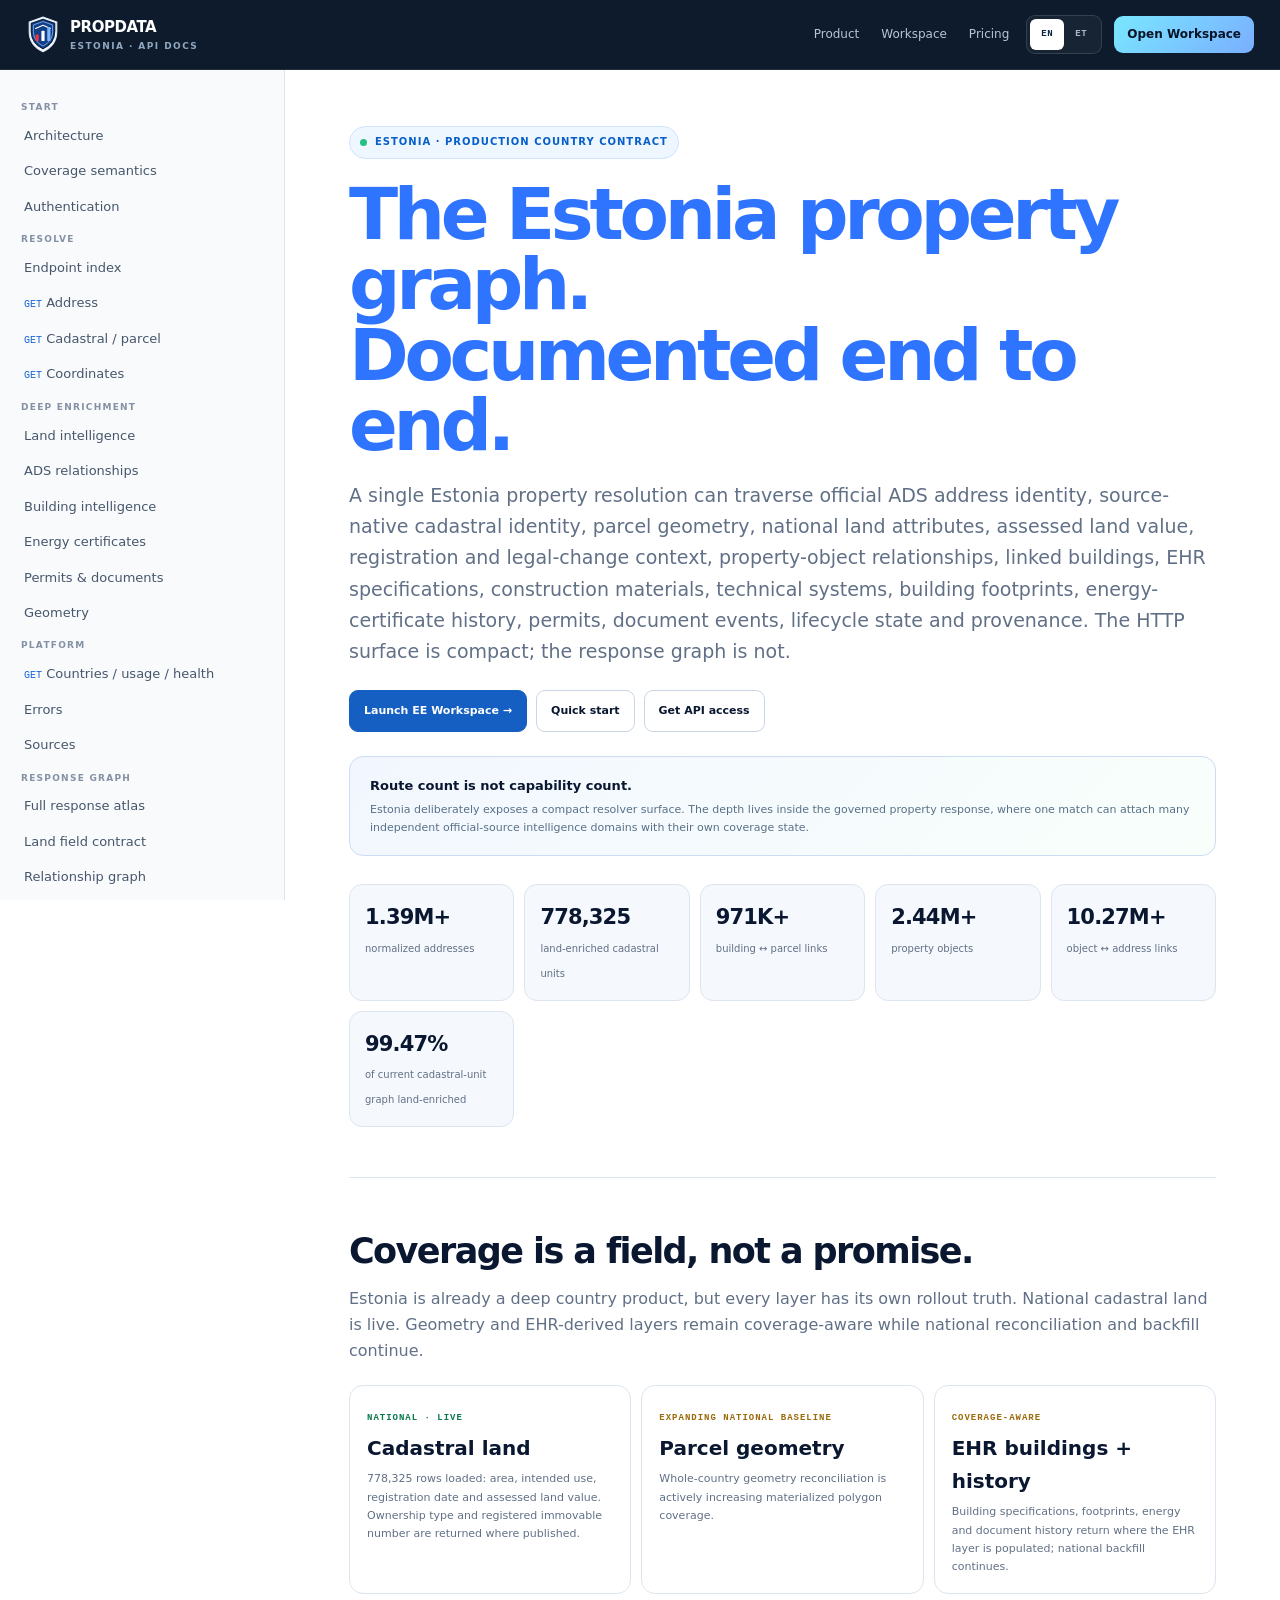
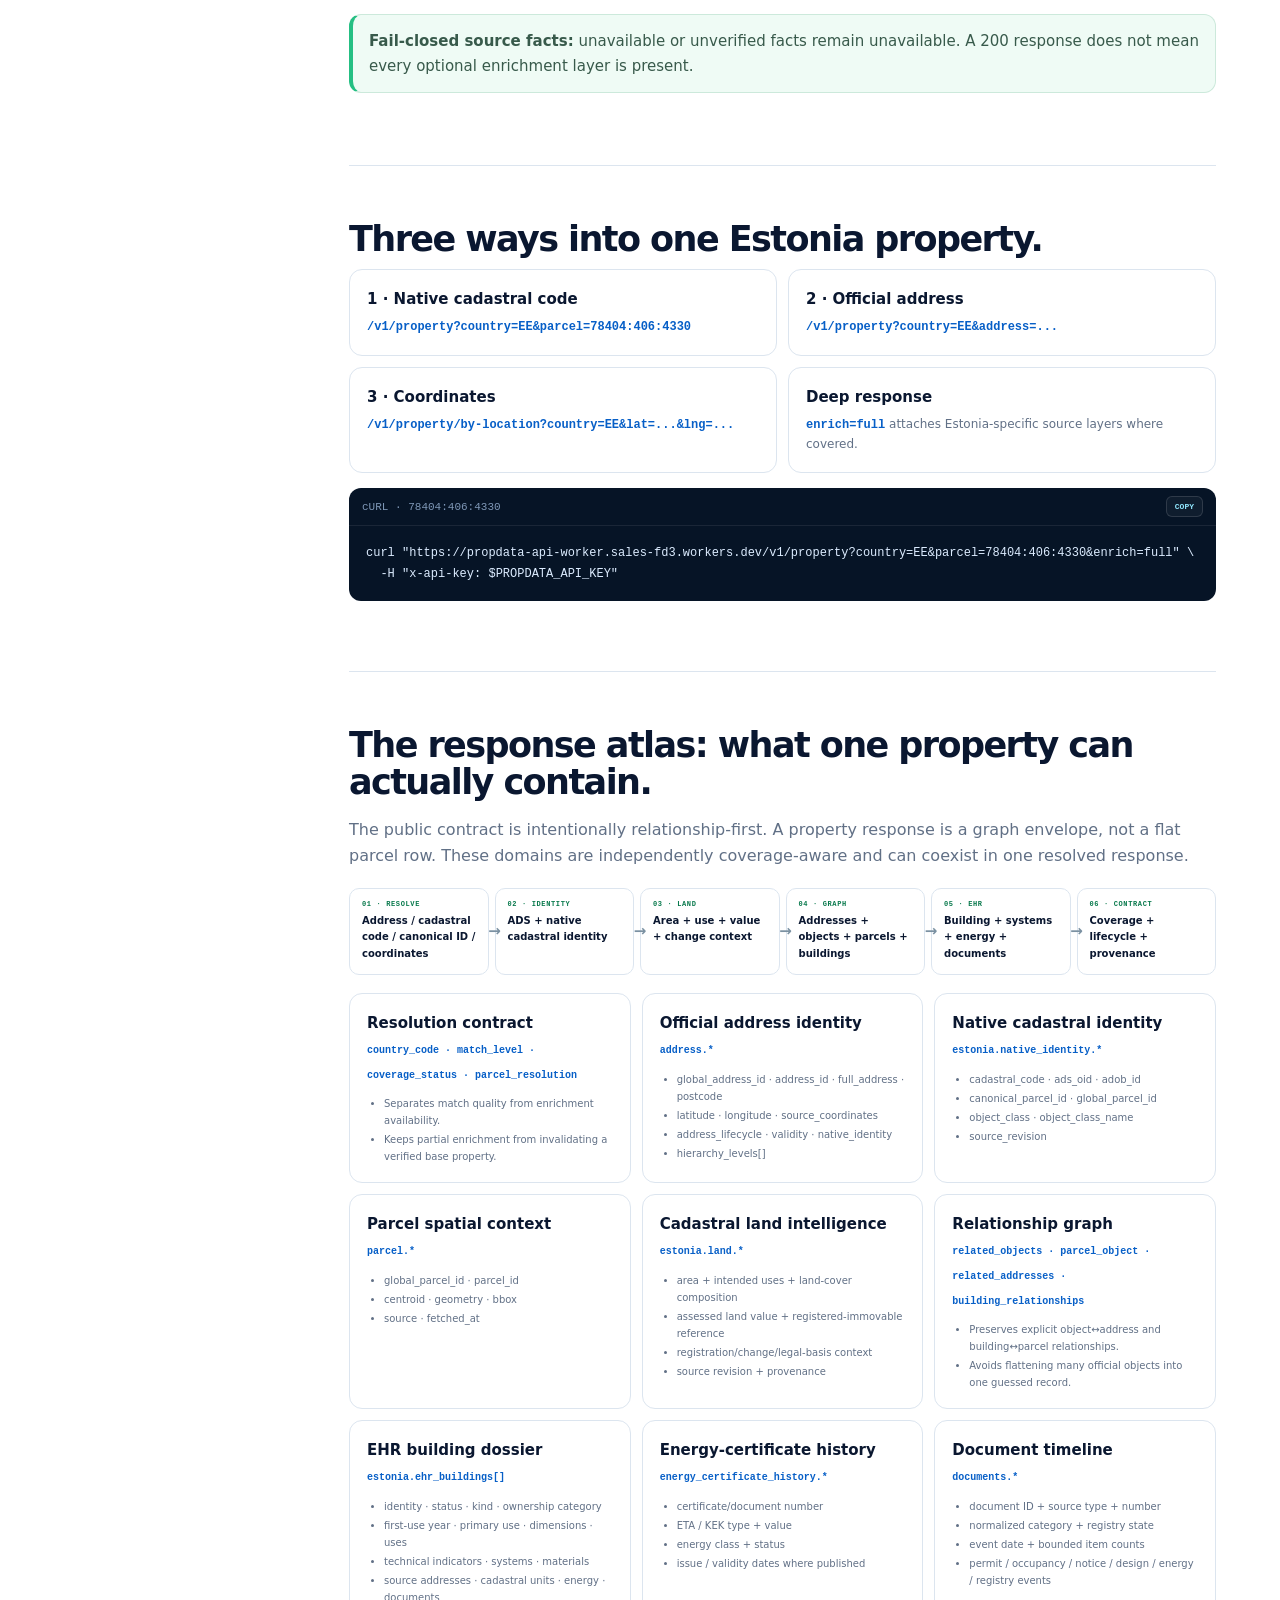
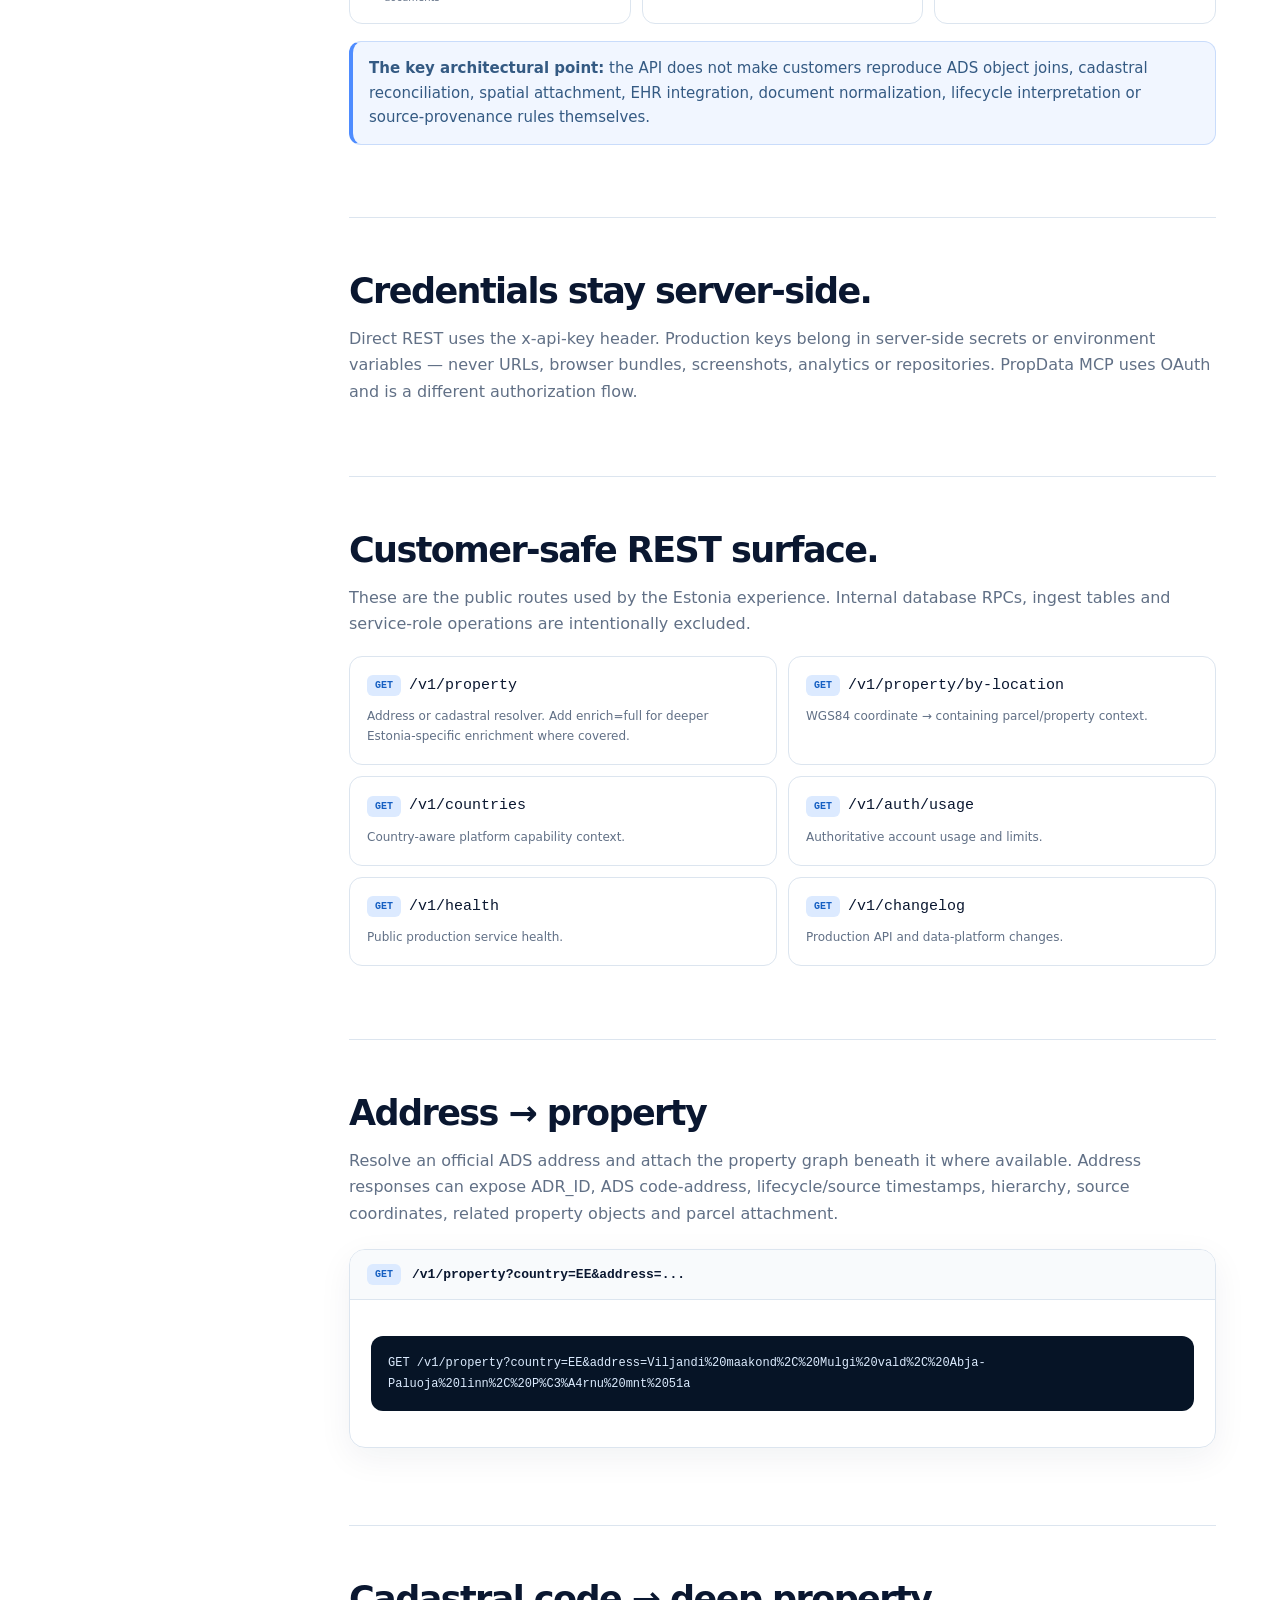
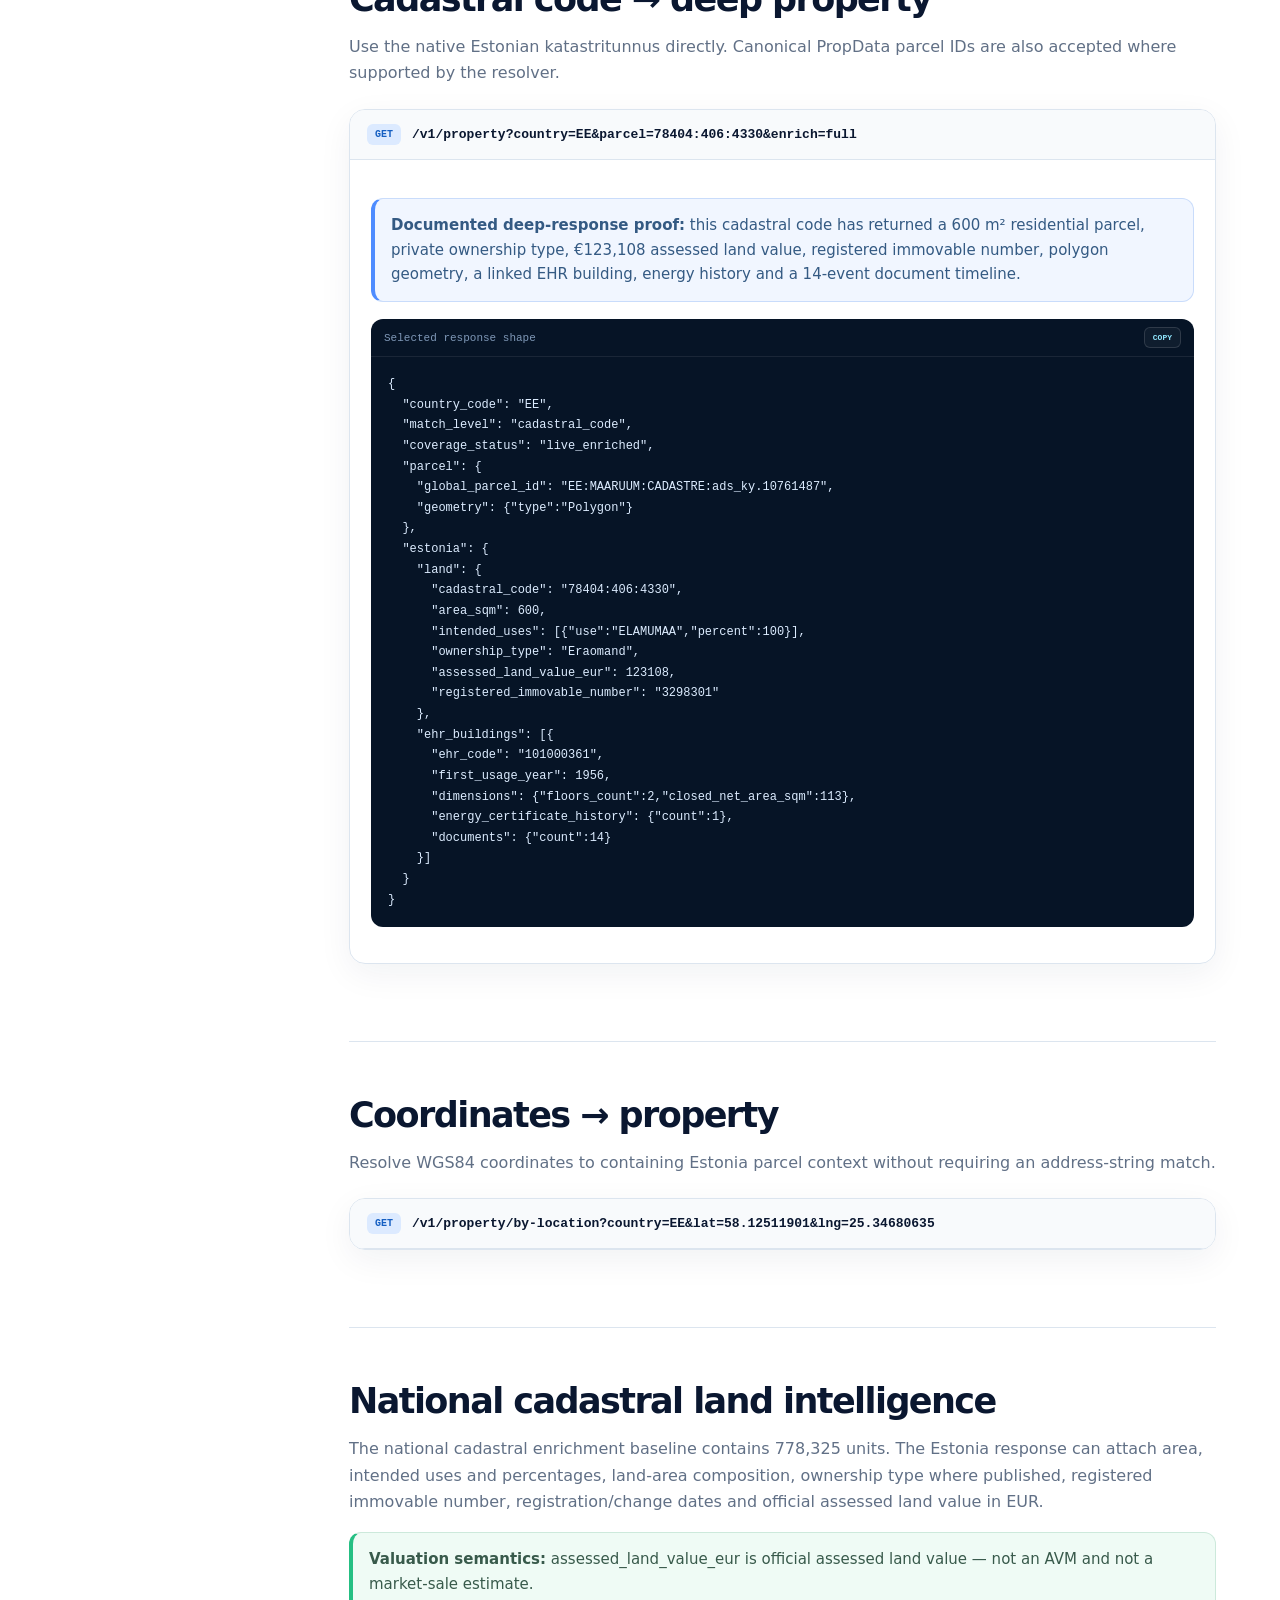
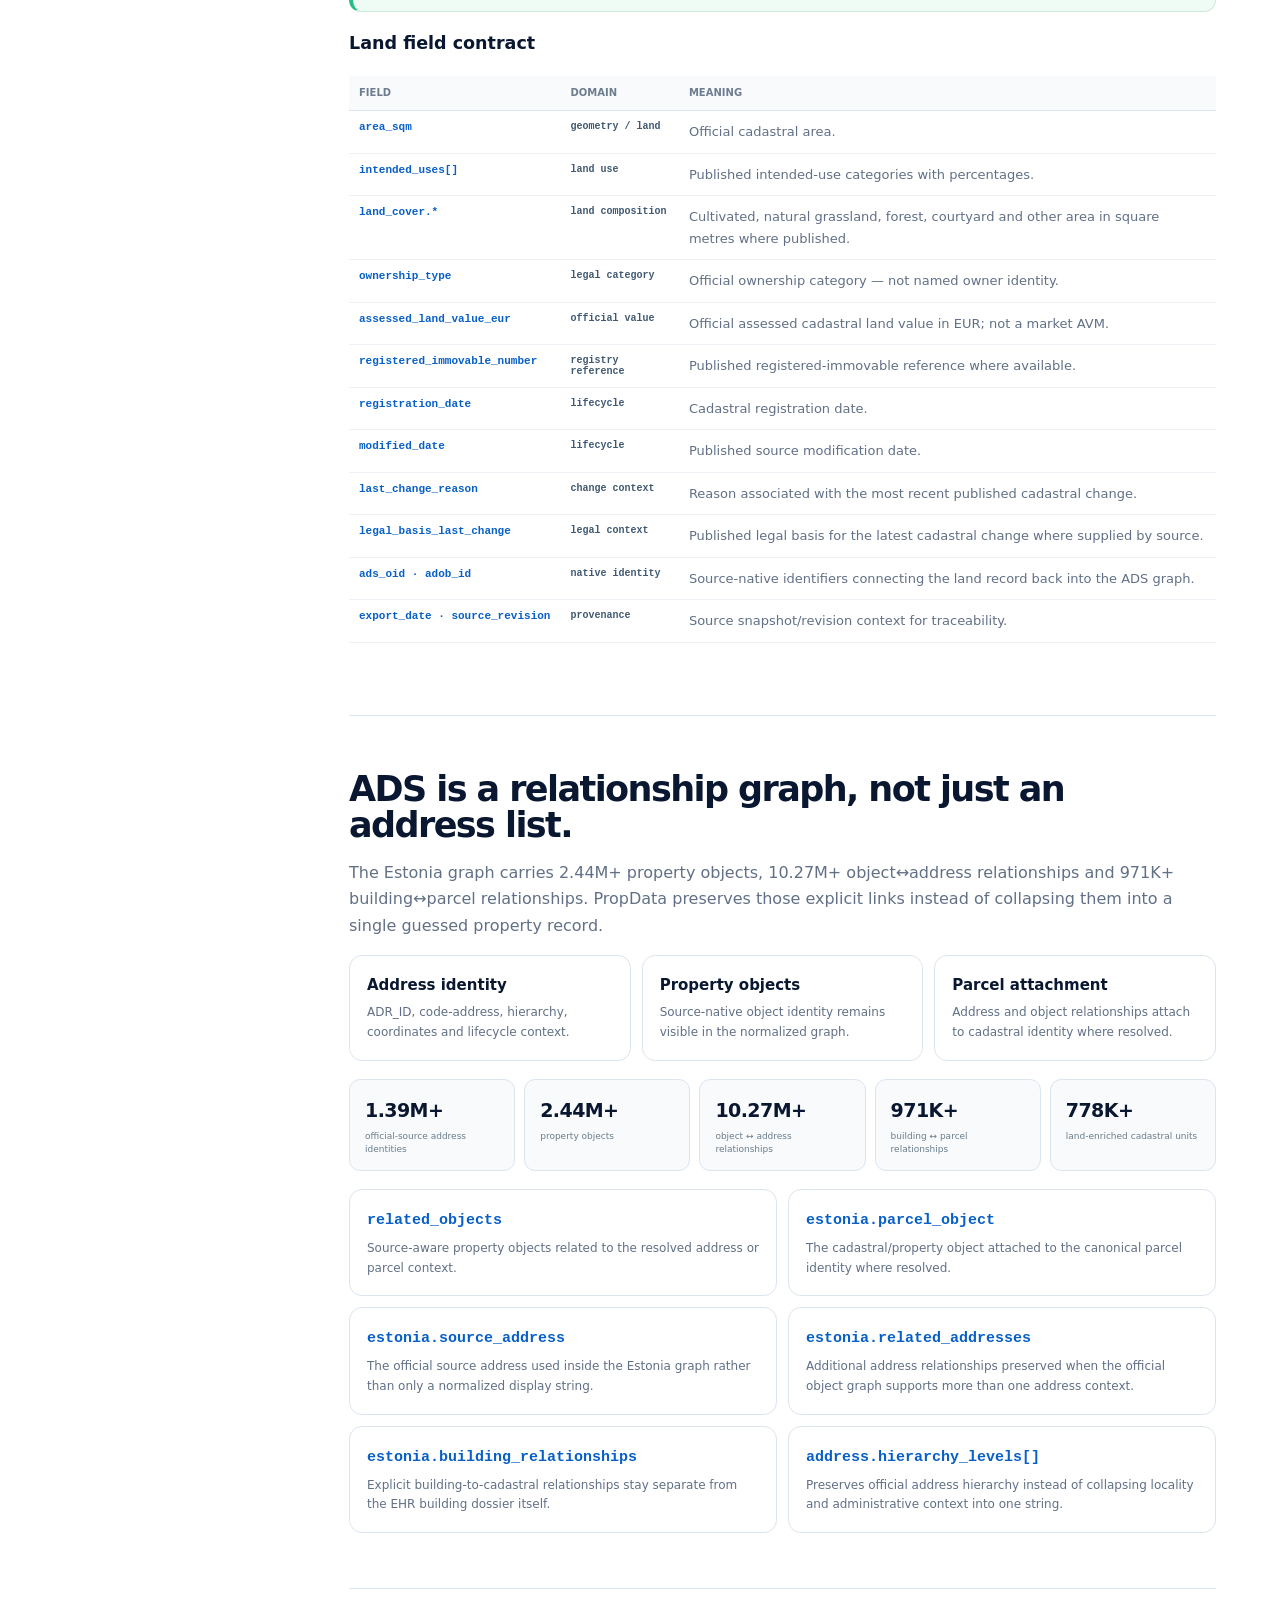
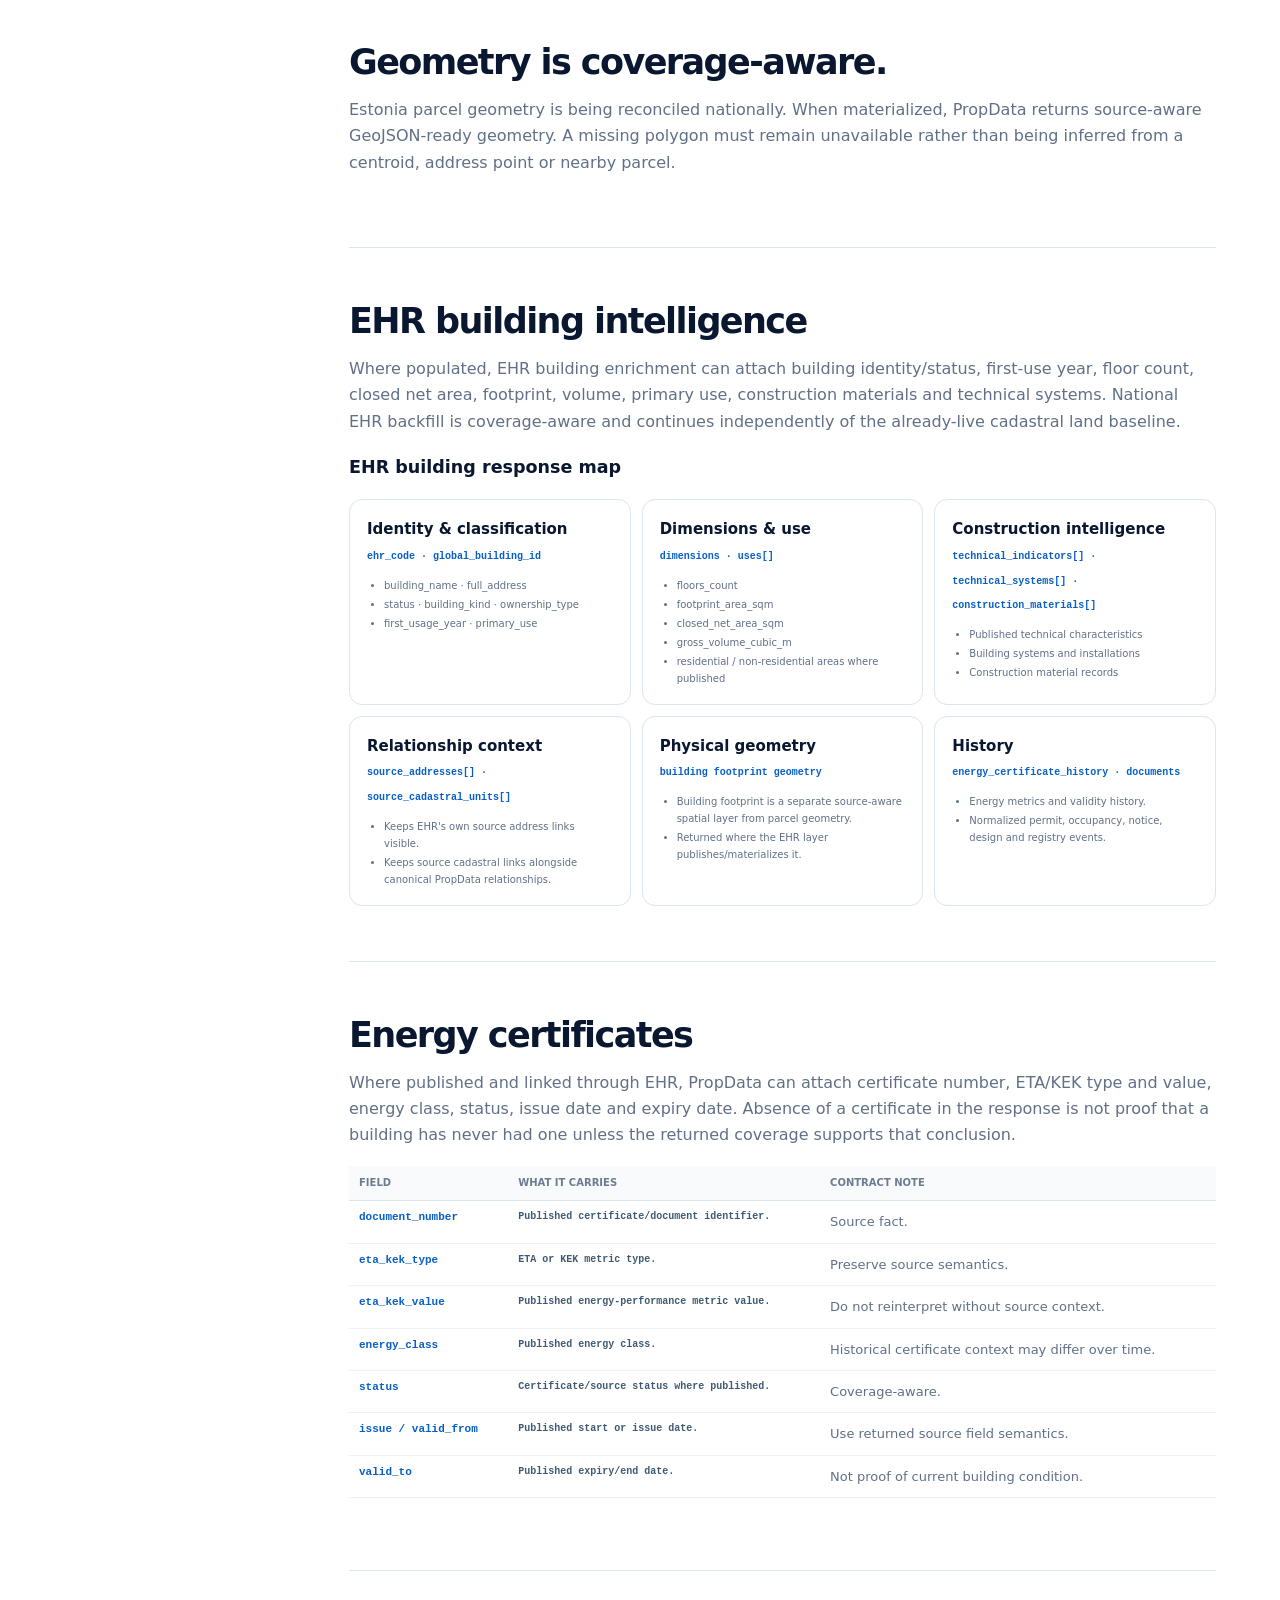
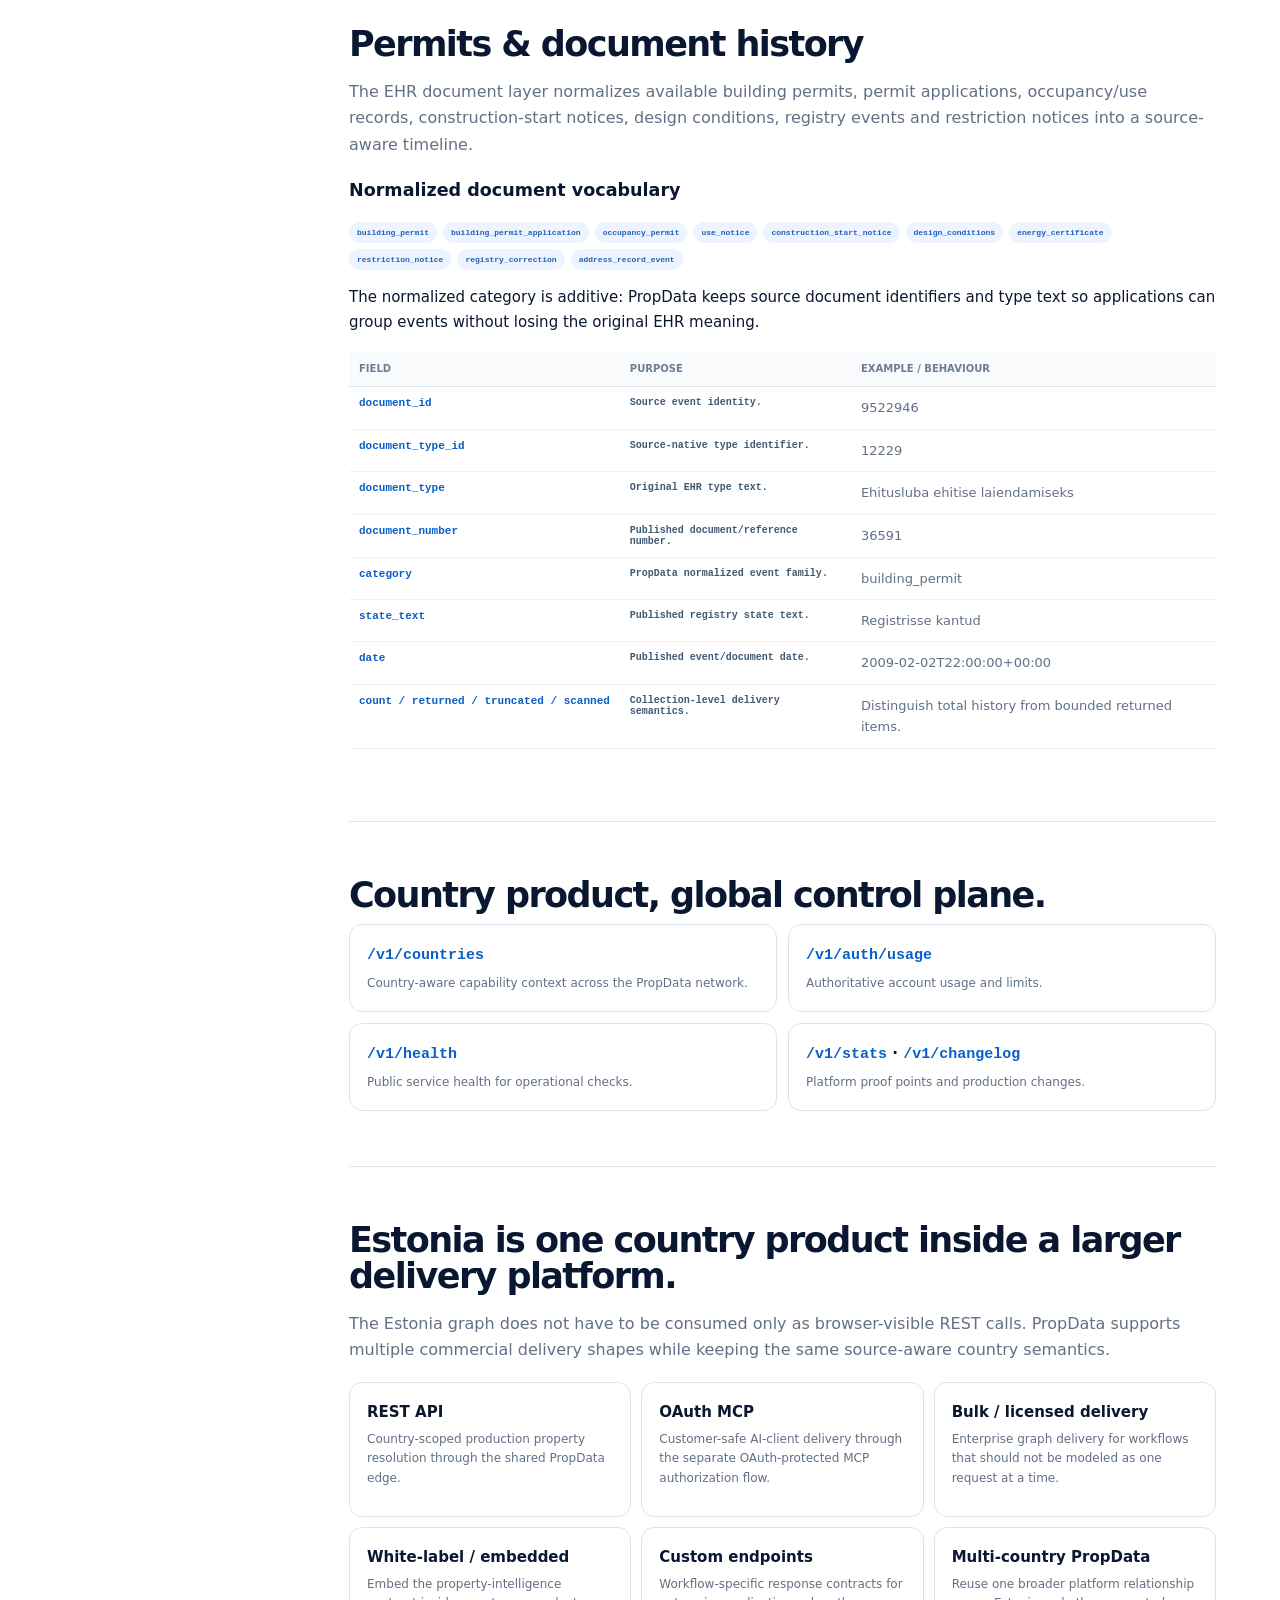
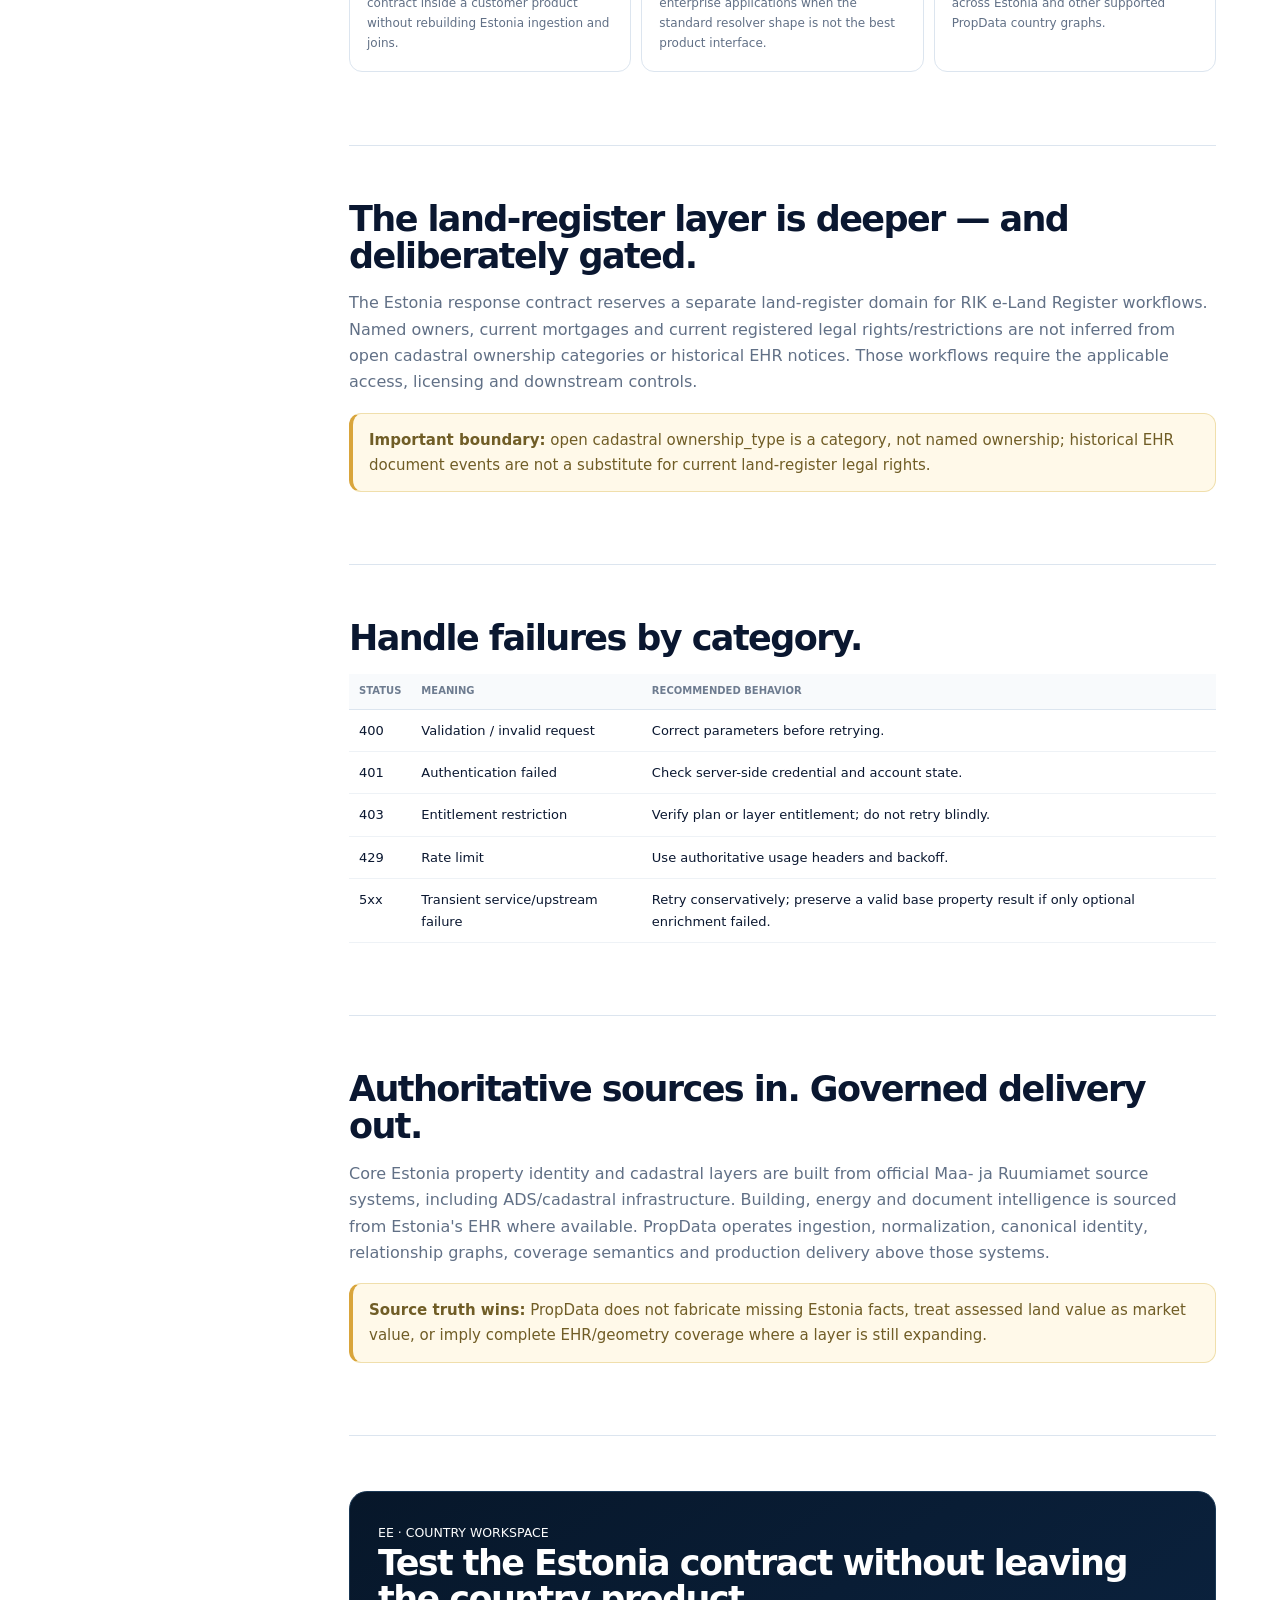
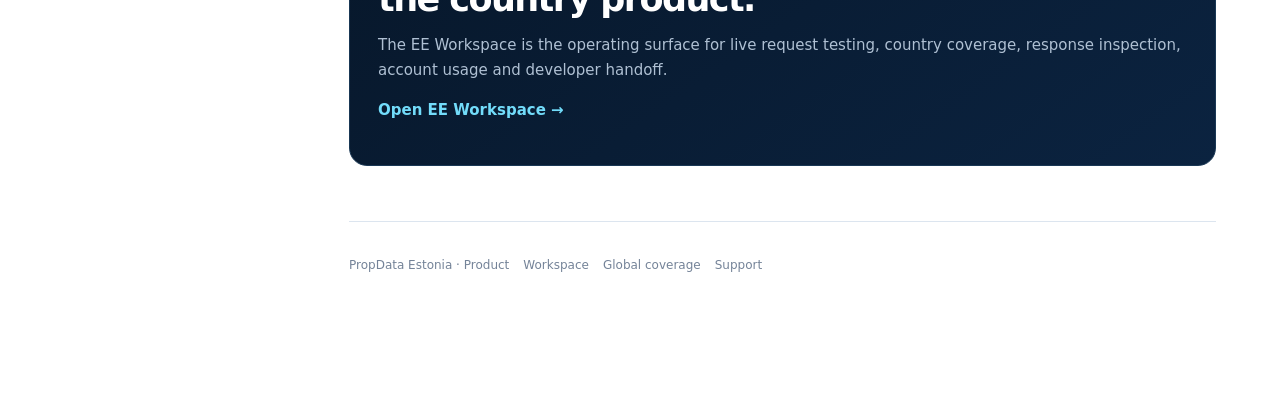
<file: docs.html>
<!doctype html>
<html lang="en">
<head>
<script defer src="https://www.proptechusa.ai/network-analytics.js" data-proptech-surface="estonia"></script>

<meta charset="utf-8"><meta name="viewport" content="width=device-width,initial-scale=1,viewport-fit=cover">
<title>PropData Estonia API Docs | Cadastral Land, Buildings, Energy & Permits</title>
<meta name="description" content="Production documentation for PropData Estonia: official addresses, cadastral land intelligence, assessed value, geometry, ADS relationships, EHR buildings, energy certificates and document history.">
<meta name="robots" content="index,follow,max-image-preview:large,max-snippet:-1"><meta name="theme-color" content="#061426">
<link rel="canonical" href="https://ee.proptechusa.ai/docs"><link rel="alternate" hreflang="en" href="https://ee.proptechusa.ai/docs?lang=en"><link rel="alternate" hreflang="et" href="https://ee.proptechusa.ai/docs?lang=et"><link rel="alternate" hreflang="x-default" href="https://ee.proptechusa.ai/docs"><link rel="icon" href="/favicon.svg" type="image/svg+xml">
<meta property="og:type" content="website"><meta property="og:locale" content="en_US"><meta property="og:locale:alternate" content="et_EE"><meta property="og:site_name" content="PropData Estonia"><meta property="og:title" content="PropData Estonia API Documentation"><meta property="og:description" content="One Estonia-native property contract spanning cadastral identity, land intelligence, relationships, buildings, energy and permitting context."><meta property="og:url" content="https://ee.proptechusa.ai/docs">
<meta name="twitter:card" content="summary_large_image"><meta name="twitter:title" content="PropData Estonia API Documentation"><meta name="twitter:description" content="One Estonia-native property contract spanning cadastral identity, land intelligence, relationships, buildings, energy and permitting context.">
<style>
:root{--n:#061426;--n2:#0b213b;--i:#0a1730;--m:#617086;--l:#dce5ef;--s:#f5f8fc;--b:#2f74ff;--c:#62dcf8;--g:#25bf83;--gold:#d9a53b;--w:#fff;--side:285px;--mono:ui-monospace,SFMono-Regular,Menlo,Consolas,monospace}*{box-sizing:border-box}html{scroll-behavior:smooth}body{margin:0;font:15px/1.65 Inter,ui-sans-serif,system-ui,-apple-system,BlinkMacSystemFont,"Segoe UI",sans-serif;color:var(--i);background:#fff}a{text-decoration:none;color:inherit}code,pre{font-family:var(--mono)}.top{height:70px;position:sticky;top:0;z-index:50;background:rgba(6,20,38,.97);color:#fff;border-bottom:1px solid rgba(255,255,255,.08);backdrop-filter:blur(15px)}.topin{height:100%;max-width:1500px;margin:auto;padding:0 26px;display:flex;align-items:center;gap:22px}.brand{display:flex;align-items:center;gap:10px;font-weight:900;letter-spacing:-.03em}.brand img{width:34px}.brand small{display:block;color:#91a8c1;font-size:9px;letter-spacing:.16em}.links{margin-left:auto;display:flex;gap:12px;align-items:center;color:#b9c5d5;font-size:12px}.links a{padding:8px 5px}.links .cta{background:linear-gradient(135deg,#79e7ff,#7aaeff);color:#061426;padding:9px 13px;border-radius:9px;font-weight:850}.lang-switch{display:flex;padding:3px;border:1px solid rgba(255,255,255,.13);border-radius:9px;background:rgba(255,255,255,.04)}.lang-btn{min-width:34px;height:31px;border:0;border-radius:6px;background:transparent;color:#a9bbcc;font:900 9px/1 var(--mono);letter-spacing:.06em;cursor:pointer}.lang-btn.active{background:#fff;color:#0b2440}.layout{display:grid;grid-template-columns:var(--side) minmax(0,1fr)}aside{position:sticky;top:70px;height:calc(100vh - 70px);overflow:auto;background:#f8fafc;border-right:1px solid var(--l);padding:22px 0}.st{padding:8px 21px 3px;text-transform:uppercase;font-size:9px;font-weight:900;letter-spacing:.14em;color:#8491a4}.sl{display:block;padding:7px 21px;border-left:3px solid transparent;color:#47566b;font-size:13px}.sl:hover{background:#eef4fb;color:#075fce}.sl code{font-size:10px;color:#1764d7}.content{max-width:1160px;padding:56px 64px 120px}.hero{padding-bottom:50px;border-bottom:1px solid var(--l)}.badge{display:inline-flex;align-items:center;gap:8px;padding:7px 10px;border-radius:999px;border:1px solid #cfe3ff;background:#eef6ff;color:#075fc7;font-size:10px;font-weight:900;letter-spacing:.1em}.badge i{width:7px;height:7px;border-radius:50%;background:var(--g)}h1{font-size:clamp(44px,6vw,72px);line-height:.98;letter-spacing:-.06em;margin:20px 0 18px}h1 span{color:var(--b)}.hero>p{font-size:19px;color:var(--m);max-width:880px}.hero-actions{display:flex;gap:9px;flex-wrap:wrap;margin-top:22px}.hero-actions a{display:inline-flex;align-items:center;min-height:42px;padding:0 14px;border:1px solid #c9d6e5;border-radius:9px;font-size:11px;font-weight:850}.hero-actions a.primary{border-color:#155fc2;background:#155fc2;color:#fff}.proof{display:grid;grid-template-columns:repeat(5,1fr);gap:10px;margin-top:28px}.proof div{padding:15px;border:1px solid var(--l);border-radius:13px;background:var(--s)}.proof b{display:block;font-size:21px;letter-spacing:-.04em}.proof span{font-size:10px;color:var(--m)}.section{padding:55px 0;border-bottom:1px solid var(--l);scroll-margin-top:85px}.section h2{font-size:35px;letter-spacing:-.045em;line-height:1.05;margin:0 0 11px}.section>p{font-size:16px;color:var(--m);max-width:900px}.rollout{margin:20px 0;display:grid;grid-template-columns:repeat(3,1fr);gap:10px}.rollout div{padding:17px;border:1px solid var(--l);border-radius:14px}.rollout small{font:900 9px var(--mono);letter-spacing:.11em;color:#08794c}.rollout .expanding small{color:#9b6a09}.rollout b{display:block;font-size:20px;margin:5px 0}.rollout span{display:block;color:var(--m);font-size:11px}.endpoint-grid{display:grid;grid-template-columns:1fr 1fr;gap:11px;margin:18px 0}.endpoint-card{padding:17px;border:1px solid var(--l);border-radius:13px;background:#fff}.endpoint-card .topline{display:flex;align-items:center;gap:8px}.endpoint-card p{font-size:12px;color:var(--m);margin:9px 0 0}.endpoint{margin:22px 0;border:1px solid var(--l);border-radius:16px;overflow:hidden;box-shadow:0 10px 34px rgba(20,38,65,.06)}.eh{display:flex;gap:11px;align-items:center;padding:14px 17px;background:#f8fafc;border-bottom:1px solid var(--l)}.method{font:900 10px var(--mono);padding:5px 8px;border-radius:6px;background:#dceaff;color:#155fc2}.path{font:750 13px var(--mono);overflow-wrap:anywhere}.ed{padding:21px}.code{margin:15px 0;border-radius:12px;background:#061426;color:#dcecff;overflow:auto}.cb{display:flex;justify-content:space-between;gap:10px;align-items:center;padding:8px 13px;border-bottom:1px solid rgba(255,255,255,.08);color:#7f98b7;font:11px var(--mono)}.copy{border:1px solid rgba(255,255,255,.13);border-radius:6px;background:rgba(255,255,255,.04);color:#91e8ff;padding:5px 8px;font:850 8px var(--mono);cursor:pointer}pre{margin:0;padding:17px;font-size:12px;line-height:1.72;white-space:pre-wrap}.grid{display:grid;grid-template-columns:1fr 1fr;gap:11px}.layer-grid{display:grid;grid-template-columns:repeat(3,1fr);gap:11px}.card{padding:17px;border:1px solid var(--l);border-radius:13px;background:#fff}.card b{display:block}.card code{color:#075fc7;font-weight:800}.card p{font-size:12px;color:var(--m);margin:5px 0 0}.card small{display:block;margin-top:8px;color:#08794c;font:850 9px var(--mono)}.dark{padding:28px;border:1px solid #1a3855;border-radius:18px;background:linear-gradient(145deg,#07172a,#0b2340);color:#fff}.dark p{color:#afc0d3}.dark a{color:#72dcfa;font-weight:800}.table{width:100%;border-collapse:collapse;margin:17px 0}.table th{text-align:left;padding:9px 10px;background:#f8fafc;border-bottom:1px solid var(--l);font-size:10px;text-transform:uppercase;color:#6e7c90}.table td{padding:10px;border-bottom:1px solid #eef2f6;vertical-align:top;font-size:13px}.callout{margin:17px 0;padding:14px 16px;border:1px solid #cce9db;border-left:4px solid #25bf83;background:#effbf5;border-radius:12px;color:#385a4b}.warn{border-color:#f0dfac;border-left-color:#d9a53b;background:#fff9e9;color:#705d26}.blue{border-color:#c9dcfb;border-left-color:#4e8cff;background:#f1f6ff;color:#345a83}.footer{padding:34px 0;color:#748398;font-size:12px}.footer a{margin-right:14px}@media(max-width:1050px){:root{--side:235px}.content{padding:45px 34px 90px}.proof{grid-template-columns:repeat(3,1fr)}.rollout,.layer-grid{grid-template-columns:1fr 1fr}}@media(max-width:780px){.links>a:not(.cta){display:none}.layout{display:block}aside{display:none}.content{padding:36px 20px 80px}.proof,.rollout,.grid,.layer-grid,.endpoint-grid{grid-template-columns:1fr}h1{font-size:47px}.brand small{display:none}.topin{padding:0 14px}.links{gap:7px}}
</style>
<script type="application/ld+json">{"@context":"https://schema.org","@type":"TechArticle","headline":"PropData Estonia API Documentation","dateModified":"2026-09-04","url":"https://ee.proptechusa.ai/docs","inLanguage":["en","et"],"author":{"@type":"Organization","name":"PropTechUSA.ai","url":"https://proptechusa.ai/"},"about":{"@type":"SoftwareApplication","name":"PropData Estonia Property Intelligence API","applicationCategory":"DeveloperApplication","areaServed":{"@type":"Country","name":"Estonia"}}}</script>
</head>
<body data-surface="docs">
<header class="top"><div class="topin"><a class="brand" href="/"><img src="/favicon.svg" alt=""><span><strong>PROPDATA</strong><small data-en="ESTONIA · API DOCS" data-et="EESTI · API DOKUMENDID">ESTONIA · API DOCS</small></span></a><nav class="links"><a href="/" data-en="Product" data-et="Toode">Product</a><a href="/workspace" data-en="Workspace" data-et="Töölaud">Workspace</a><a href="/#pricing" data-en="Pricing" data-et="Hinnad">Pricing</a><div class="lang-switch" aria-label="Language / Keel"><button type="button" class="lang-btn active" data-lang="en" aria-pressed="true">EN</button><button type="button" class="lang-btn" data-lang="et" aria-pressed="false">ET</button></div><a class="cta" href="/workspace" data-en="Open Workspace" data-et="Ava töölaud">Open Workspace</a></nav></div></header>
<div class="layout"><aside>
<div class="st" data-en="Start" data-et="Alusta">Start</div><a class="sl" href="#overview" data-en="Architecture" data-et="Arhitektuur">Architecture</a><a class="sl" href="#coverage" data-en="Coverage semantics" data-et="Katvuse semantika">Coverage semantics</a><a class="sl" href="#auth" data-en="Authentication" data-et="Autentimine">Authentication</a>
<div class="st" data-en="Resolve" data-et="Lahenda">Resolve</div><a class="sl" href="#endpoints" data-en="Endpoint index" data-et="Endpointide indeks">Endpoint index</a><a class="sl" href="#address"><code>GET</code> <span data-en="Address" data-et="Aadress">Address</span></a><a class="sl" href="#parcel"><code>GET</code> <span data-en="Cadastral / parcel" data-et="Kataster / katastriüksus">Cadastral / parcel</span></a><a class="sl" href="#coords"><code>GET</code> <span data-en="Coordinates" data-et="Koordinaadid">Coordinates</span></a>
<div class="st" data-en="Deep enrichment" data-et="Süvarikastus">Deep enrichment</div><a class="sl" href="#land" data-en="Land intelligence" data-et="Maa-intelligents">Land intelligence</a><a class="sl" href="#relationships" data-en="ADS relationships" data-et="ADS seosed">ADS relationships</a><a class="sl" href="#buildings" data-en="Building intelligence" data-et="Hooneinfo">Building intelligence</a><a class="sl" href="#energy" data-en="Energy certificates" data-et="Energiamärgised">Energy certificates</a><a class="sl" href="#documents" data-en="Permits & documents" data-et="Load ja dokumendid">Permits & documents</a><a class="sl" href="#geometry" data-en="Geometry" data-et="Geomeetria">Geometry</a>
<div class="st" data-en="Platform" data-et="Platvorm">Platform</div><a class="sl" href="#platform"><code>GET</code> <span data-en="Countries / usage / health" data-et="Riigid / kasutus / health">Countries / usage / health</span></a><a class="sl" href="#errors" data-en="Errors" data-et="Vead">Errors</a><a class="sl" href="#sources" data-en="Sources" data-et="Allikad">Sources</a>
</aside><main class="content">
<section class="hero" id="overview"><div class="badge"><i></i><span data-en="ESTONIA · PRODUCTION COUNTRY CONTRACT" data-et="EESTI · TOOTMISE RIIGILEPING">ESTONIA · PRODUCTION COUNTRY CONTRACT</span></div><h1><span data-en="Official identity." data-et="Ametlik identiteet.">Official identity.</span><br><span data-en="Deep property intelligence." data-et="Sügav kinnisvaraintelligents.">Deep property intelligence.</span></h1><p data-en="PropData Estonia resolves official ADS addresses, native cadastral codes and coordinates into a governed property graph spanning national land intelligence, assessed land value, explicit object relationships, available parcel geometry and — where populated — EHR building, energy and document history." data-et="PropData Eesti lahendab ametlikud ADS aadressid, Eesti katastritunnused ja koordinaadid hallatud kinnisvaragraafiks, mis hõlmab riiklikku maa-intelligentsi, hinnatud maaväärtust, selgeid objektiseoseid, olemasolevat katastrigeomeetriat ning katvuse korral EHR hoone-, energia- ja dokumendiajalugu.">PropData Estonia resolves official ADS addresses, native cadastral codes and coordinates into a governed property graph spanning national land intelligence, assessed land value, explicit object relationships, available parcel geometry and — where populated — EHR building, energy and document history.</p><div class="hero-actions"><a class="primary" href="/workspace" data-en="Launch EE Workspace →" data-et="Ava EE töölaud →">Launch EE Workspace →</a><a href="#quickstart" data-en="Quick start" data-et="Kiirstart">Quick start</a><a href="/#pricing" data-en="Get API access" data-et="Hangi API ligipääs">Get API access</a></div><div class="proof"><div><b>1.39M+</b><span data-en="normalized addresses" data-et="normaliseeritud aadressi">normalized addresses</span></div><div><b>778,325</b><span data-en="land-enriched cadastral units" data-et="maaandmetega katastriüksust">land-enriched cadastral units</span></div><div><b>971K+</b><span data-en="building ↔ parcel links" data-et="hoone ↔ katastriüksuse seost">building ↔ parcel links</span></div><div><b>2.44M+</b><span data-en="property objects" data-et="kinnisvaraobjekti">property objects</span></div><div><b>10.27M+</b><span data-en="object ↔ address links" data-et="objekti ↔ aadressi seost">object ↔ address links</span></div></div></section>
<section class="section" id="coverage"><h2 data-en="Coverage is a field, not a promise." data-et="Katvus on väli, mitte lubadus.">Coverage is a field, not a promise.</h2><p data-en="Estonia is already a deep country product, but every layer has its own rollout truth. National cadastral land is live. Geometry and EHR-derived layers remain coverage-aware while national reconciliation and backfill continue." data-et="Eesti on juba sügav riigipõhine toode, kuid igal kihil on oma tegelik kasutuselevõtu olek. Riiklik katastrimaa on live. Geomeetria ja EHR-põhised kihid jäävad katvusteadlikuks, kuni riiklik lepitamine ja tagasitäide jätkuvad.">Estonia is already a deep country product, but every layer has its own rollout truth. National cadastral land is live. Geometry and EHR-derived layers remain coverage-aware while national reconciliation and backfill continue.</p><div class="rollout"><div><small>NATIONAL · LIVE</small><b data-en="Cadastral land" data-et="Katastrimaa">Cadastral land</b><span data-en="778,325 rows loaded: area, intended use, registration date and assessed land value. Ownership type and registered immovable number are returned where published." data-et="Laaditud 778 325 kirjet: pindala, sihtotstarve, registreerimiskuupäev ja hinnatud maaväärtus. Omandivorm ja kinnistu number tagastatakse seal, kus avaldatud.">778,325 rows loaded: area, intended use, registration date and assessed land value. Ownership type and registered immovable number are returned where published.</span></div><div class="expanding"><small>EXPANDING NATIONAL BASELINE</small><b data-en="Parcel geometry" data-et="Katastrigeomeetria">Parcel geometry</b><span data-en="Whole-country geometry reconciliation is actively increasing materialized polygon coverage." data-et="Üleriigiline geomeetria lepitamine suurendab aktiivselt materialiseeritud polügoonide katvust.">Whole-country geometry reconciliation is actively increasing materialized polygon coverage.</span></div><div class="expanding"><small>COVERAGE-AWARE</small><b data-en="EHR buildings + history" data-et="EHR hooned + ajalugu">EHR buildings + history</b><span data-en="Building specifications, footprints, energy and document history return where the EHR layer is populated; national backfill continues." data-et="Hoone tehnilised andmed, geomeetria, energia ja dokumendiajalugu tagastatakse seal, kus EHR kiht on täidetud; riiklik tagasitäide jätkub.">Building specifications, footprints, energy and document history return where the EHR layer is populated; national backfill continues.</span></div></div><div class="callout"><strong data-en="Fail-closed source facts:" data-et="Fail-closed allikafaktid:">Fail-closed source facts:</strong> <span data-en="unavailable or unverified facts remain unavailable. A 200 response does not mean every optional enrichment layer is present." data-et="kättesaamatud või kinnitamata faktid jäävad kättesaamatuks. 200 vastus ei tähenda, et iga valikuline rikastuskiht on olemas.">unavailable or unverified facts remain unavailable. A 200 response does not mean every optional enrichment layer is present.</span></div></section>
<section class="section" id="quickstart"><h2 data-en="Three ways into one Estonia property." data-et="Kolm teed ühe Eesti kinnisvarani.">Three ways into one Estonia property.</h2><div class="grid"><div class="card"><b>1 · <span data-en="Native cadastral code" data-et="Katastritunnus">Native cadastral code</span></b><p><code>/v1/property?country=EE&amp;parcel=78404:406:4330</code></p></div><div class="card"><b>2 · <span data-en="Official address" data-et="Ametlik aadress">Official address</span></b><p><code>/v1/property?country=EE&amp;address=...</code></p></div><div class="card"><b>3 · <span data-en="Coordinates" data-et="Koordinaadid">Coordinates</span></b><p><code>/v1/property/by-location?country=EE&amp;lat=...&amp;lng=...</code></p></div><div class="card"><b data-en="Deep response" data-et="Süvavastus">Deep response</b><p><code>enrich=full</code> <span data-en="attaches Estonia-specific source layers where covered." data-et="lisab Eesti-spetsiifilised allikakihid seal, kus katvus on olemas.">attaches Estonia-specific source layers where covered.</span></p></div></div><div class="code"><div class="cb"><span>cURL · 78404:406:4330</span><button class="copy" type="button">COPY</button></div><pre>curl "https://propdata-api-worker.sales-fd3.workers.dev/v1/property?country=EE&amp;parcel=78404:406:4330&amp;enrich=full" \
  -H "x-api-key: $PROPDATA_API_KEY"</pre></div></section>
<section class="section" id="auth"><h2 data-en="Credentials stay server-side." data-et="Võtmed jäävad serveri poolele.">Credentials stay server-side.</h2><p data-en="Direct REST uses the x-api-key header. Production keys belong in server-side secrets or environment variables — never URLs, browser bundles, screenshots, analytics or repositories. PropData MCP uses OAuth and is a different authorization flow." data-et="Otsene REST kasutab x-api-key päist. Tootmisvõtmed kuuluvad serveripoolsetesse saladustesse või keskkonnamuutujatesse — mitte kunagi URL-idesse, brauseribundle'itesse, ekraanipiltidesse, analüütikasse ega repositooriumidesse. PropData MCP kasutab OAuth-i ja on erinev autoriseerimisvoog.">Direct REST uses the x-api-key header. Production keys belong in server-side secrets or environment variables — never URLs, browser bundles, screenshots, analytics or repositories. PropData MCP uses OAuth and is a different authorization flow.</p></section>
<section class="section" id="endpoints"><h2 data-en="Customer-safe REST surface." data-et="Kliendile ohutu REST pind.">Customer-safe REST surface.</h2><p data-en="These are the public routes used by the Estonia experience. Internal database RPCs, ingest tables and service-role operations are intentionally excluded." data-et="Need on Eesti kogemuses kasutatavad avalikud marsruudid. Sisemised andmebaasi RPC-d, ingest-tabelid ja service-role toimingud on teadlikult välja jäetud.">These are the public routes used by the Estonia experience. Internal database RPCs, ingest tables and service-role operations are intentionally excluded.</p><div class="endpoint-grid"><article class="endpoint-card"><div class="topline"><span class="method">GET</span><code>/v1/property</code></div><p data-en="Address or cadastral resolver. Add enrich=full for deeper Estonia-specific enrichment where covered." data-et="Aadressi või katastri lahendaja. Lisa enrich=full sügavama Eesti-spetsiifilise rikastuse jaoks seal, kus katvus on olemas.">Address or cadastral resolver. Add enrich=full for deeper Estonia-specific enrichment where covered.</p></article><article class="endpoint-card"><div class="topline"><span class="method">GET</span><code>/v1/property/by-location</code></div><p data-en="WGS84 coordinate → containing parcel/property context." data-et="WGS84 koordinaat → seda sisaldava katastri/kinnisvara kontekst.">WGS84 coordinate → containing parcel/property context.</p></article><article class="endpoint-card"><div class="topline"><span class="method">GET</span><code>/v1/countries</code></div><p data-en="Country-aware platform capability context." data-et="Riigiteadlik platvormi võimekuse kontekst.">Country-aware platform capability context.</p></article><article class="endpoint-card"><div class="topline"><span class="method">GET</span><code>/v1/auth/usage</code></div><p data-en="Authoritative account usage and limits." data-et="Autoritatiivne konto kasutus ja limiidid.">Authoritative account usage and limits.</p></article><article class="endpoint-card"><div class="topline"><span class="method">GET</span><code>/v1/health</code></div><p data-en="Public production service health." data-et="Avalik tootmisteenuse tervis.">Public production service health.</p></article><article class="endpoint-card"><div class="topline"><span class="method">GET</span><code>/v1/changelog</code></div><p data-en="Production API and data-platform changes." data-et="Tootmis-API ja andmeplatvormi muudatused.">Production API and data-platform changes.</p></article></div></section>
<section class="section" id="address"><h2 data-en="Address → property" data-et="Aadress → kinnisvara">Address → property</h2><p data-en="Resolve an official ADS address and attach the property graph beneath it where available. Address responses can expose ADR_ID, ADS code-address, lifecycle/source timestamps, hierarchy, source coordinates, related property objects and parcel attachment." data-et="Lahenda ametlik ADS aadress ja lisa selle alla kinnisvaragraaf seal, kus see on saadaval. Aadressivastus võib sisaldada ADR_ID-d, ADS koodaadressi, elutsükli/allika ajatemplid, hierarhiat, allikakoordinaate, seotud kinnisvaraobjekte ja katastri seost.">Resolve an official ADS address and attach the property graph beneath it where available. Address responses can expose ADR_ID, ADS code-address, lifecycle/source timestamps, hierarchy, source coordinates, related property objects and parcel attachment.</p><div class="endpoint"><div class="eh"><span class="method">GET</span><span class="path">/v1/property?country=EE&amp;address=...</span></div><div class="ed"><div class="code"><pre>GET /v1/property?country=EE&amp;address=Viljandi%20maakond%2C%20Mulgi%20vald%2C%20Abja-Paluoja%20linn%2C%20P%C3%A4rnu%20mnt%2051a</pre></div></div></div></section>
<section class="section" id="parcel"><h2 data-en="Cadastral code → deep property" data-et="Katastritunnus → sügav kinnisvara">Cadastral code → deep property</h2><p data-en="Use the native Estonian katastritunnus directly. Canonical PropData parcel IDs are also accepted where supported by the resolver." data-et="Kasuta Eesti katastritunnust otse. Resolveri toetuse korral aktsepteeritakse ka PropData canonical katastri-ID-sid.">Use the native Estonian katastritunnus directly. Canonical PropData parcel IDs are also accepted where supported by the resolver.</p><div class="endpoint"><div class="eh"><span class="method">GET</span><span class="path">/v1/property?country=EE&amp;parcel=78404:406:4330&amp;enrich=full</span></div><div class="ed"><div class="callout blue"><strong data-en="Documented deep-response proof:" data-et="Dokumenteeritud süvavastuse tõend:">Documented deep-response proof:</strong> <span data-en="this cadastral code has returned a 600 m² residential parcel, private ownership type, €123,108 assessed land value, registered immovable number, polygon geometry, a linked EHR building, energy history and a 14-event document timeline." data-et="see katastritunnus on tagastanud 600 m² elamumaa, eraomandi, 123 108 € hinnatud maaväärtuse, kinnistu numbri, polügoongeomeetria, seotud EHR hoone, energiaajaloo ja 14 sündmusega dokumendiajajoone.">this cadastral code has returned a 600 m² residential parcel, private ownership type, €123,108 assessed land value, registered immovable number, polygon geometry, a linked EHR building, energy history and a 14-event document timeline.</span></div><div class="code"><div class="cb"><span data-en="Selected response shape" data-et="Valitud vastuse kuju">Selected response shape</span><button class="copy" type="button">COPY</button></div><pre>{
  "country_code": "EE",
  "match_level": "cadastral_code",
  "coverage_status": "live_enriched",
  "parcel": {
    "global_parcel_id": "EE:MAARUUM:CADASTRE:ads_ky.10761487",
    "geometry": {"type":"Polygon"}
  },
  "estonia": {
    "land": {
      "cadastral_code": "78404:406:4330",
      "area_sqm": 600,
      "intended_uses": [{"use":"ELAMUMAA","percent":100}],
      "ownership_type": "Eraomand",
      "assessed_land_value_eur": 123108,
      "registered_immovable_number": "3298301"
    },
    "ehr_buildings": [{
      "ehr_code": "101000361",
      "first_usage_year": 1956,
      "dimensions": {"floors_count":2,"closed_net_area_sqm":113},
      "energy_certificate_history": {"count":1},
      "documents": {"count":14}
    }]
  }
}</pre></div></div></div></section>
<section class="section" id="coords"><h2 data-en="Coordinates → property" data-et="Koordinaadid → kinnisvara">Coordinates → property</h2><p data-en="Resolve WGS84 coordinates to containing Estonia parcel context without requiring an address-string match." data-et="Lahenda WGS84 koordinaadid neid sisaldava Eesti katastri konteksti ilma aadressistringi vasteta.">Resolve WGS84 coordinates to containing Estonia parcel context without requiring an address-string match.</p><div class="endpoint"><div class="eh"><span class="method">GET</span><span class="path">/v1/property/by-location?country=EE&amp;lat=58.12511901&amp;lng=25.34680635</span></div></div></section>
<section class="section" id="land"><h2 data-en="National cadastral land intelligence" data-et="Riiklik katastri maa-intelligents">National cadastral land intelligence</h2><p data-en="The national cadastral enrichment baseline contains 778,325 units. The Estonia response can attach area, intended uses and percentages, land-area composition, ownership type where published, registered immovable number, registration/change dates and official assessed land value in EUR." data-et="Riiklik katastri rikastusbaas sisaldab 778 325 üksust. Eesti vastus võib lisada pindala, sihtotstarbed ja protsendid, maakategooriate pindalad, avaldatud omandivormi, kinnistu numbri, registreerimis-/muutmiskuupäevad ja ametliku hinnatud maaväärtuse eurodes.">The national cadastral enrichment baseline contains 778,325 units. The Estonia response can attach area, intended uses and percentages, land-area composition, ownership type where published, registered immovable number, registration/change dates and official assessed land value in EUR.</p><div class="callout"><strong data-en="Valuation semantics:" data-et="Väärtuse semantika:">Valuation semantics:</strong> <span data-en="assessed_land_value_eur is official assessed land value — not an AVM and not a market-sale estimate." data-et="assessed_land_value_eur on ametlik hinnatud maaväärtus — mitte AVM ega turuhinna hinnang.">assessed_land_value_eur is official assessed land value — not an AVM and not a market-sale estimate.</span></div></section>
<section class="section" id="relationships"><h2 data-en="ADS is a relationship graph, not just an address list." data-et="ADS on seostegraaf, mitte lihtsalt aadressiloend.">ADS is a relationship graph, not just an address list.</h2><p data-en="The Estonia graph carries 2.44M+ property objects, 10.27M+ object↔address relationships and 971K+ building↔parcel relationships. PropData preserves those explicit links instead of collapsing them into a single guessed property record." data-et="Eesti graaf sisaldab 2,44M+ kinnisvaraobjekti, 10,27M+ objekt↔aadress seost ja 971K+ hoone↔katastriüksuse seost. PropData säilitab need selged seosed, selle asemel et need üheks oletuslikuks kinnisvarakirjeks kokku suruda.">The Estonia graph carries 2.44M+ property objects, 10.27M+ object↔address relationships and 971K+ building↔parcel relationships. PropData preserves those explicit links instead of collapsing them into a single guessed property record.</p><div class="layer-grid"><div class="card"><b data-en="Address identity" data-et="Aadressiidentiteet">Address identity</b><p data-en="ADR_ID, code-address, hierarchy, coordinates and lifecycle context." data-et="ADR_ID, koodaadress, hierarhia, koordinaadid ja elutsükli kontekst.">ADR_ID, code-address, hierarchy, coordinates and lifecycle context.</p></div><div class="card"><b data-en="Property objects" data-et="Kinnisvaraobjektid">Property objects</b><p data-en="Source-native object identity remains visible in the normalized graph." data-et="Allikapõhine objektiidentiteet jääb normaliseeritud graafis nähtavaks.">Source-native object identity remains visible in the normalized graph.</p></div><div class="card"><b data-en="Parcel attachment" data-et="Katastri seos">Parcel attachment</b><p data-en="Address and object relationships attach to cadastral identity where resolved." data-et="Aadressi- ja objektiseosed liituvad katastriidentiteediga seal, kus lahendus on olemas.">Address and object relationships attach to cadastral identity where resolved.</p></div></div></section>
<section class="section" id="geometry"><h2 data-en="Geometry is coverage-aware." data-et="Geomeetria on katvusteadlik.">Geometry is coverage-aware.</h2><p data-en="Estonia parcel geometry is being reconciled nationally. When materialized, PropData returns source-aware GeoJSON-ready geometry. A missing polygon must remain unavailable rather than being inferred from a centroid, address point or nearby parcel." data-et="Eesti katastrigeomeetriat lepitatakse riiklikult. Materialiseeritud geomeetria tagastatakse PropData poolt allikateadliku GeoJSON-valmis kujuna. Puuduvat polügooni ei tohi tuletada tsentroidist, aadressipunktist ega naaberkatastrist.">Estonia parcel geometry is being reconciled nationally. When materialized, PropData returns source-aware GeoJSON-ready geometry. A missing polygon must remain unavailable rather than being inferred from a centroid, address point or nearby parcel.</p></section>
<section class="section" id="buildings"><h2 data-en="EHR building intelligence" data-et="EHR hooneintelligents">EHR building intelligence</h2><p data-en="Where populated, EHR building enrichment can attach building identity/status, first-use year, floor count, closed net area, footprint, volume, primary use, construction materials and technical systems. National EHR backfill is coverage-aware and continues independently of the already-live cadastral land baseline." data-et="Katvuse korral võib EHR hoonerikastus lisada hoone identiteedi/oleku, esmase kasutuse aasta, korruste arvu, suletud netopinna, ehitisealuse pinna, mahu, põhikasutuse, materjalid ja tehnosüsteemid. Riiklik EHR tagasitäide on katvusteadlik ja jätkub sõltumatult juba live katastrimaa baasist.">Where populated, EHR building enrichment can attach building identity/status, first-use year, floor count, closed net area, footprint, volume, primary use, construction materials and technical systems. National EHR backfill is coverage-aware and continues independently of the already-live cadastral land baseline.</p></section>
<section class="section" id="energy"><h2 data-en="Energy certificates" data-et="Energiamärgised">Energy certificates</h2><p data-en="Where published and linked through EHR, PropData can attach certificate number, ETA/KEK type and value, energy class, status, issue date and expiry date. Absence of a certificate in the response is not proof that a building has never had one unless the returned coverage supports that conclusion." data-et="EHR-i kaudu avaldatud ja seostatud juhtudel võib PropData lisada energiamärgise numbri, ETA/KEK tüübi ja väärtuse, energiaklassi, oleku, väljastus- ja kehtivusaja. Märgise puudumine vastuses ei tõesta, et hoonel pole seda kunagi olnud, kui katvuse olek seda järeldust ei toeta.">Where published and linked through EHR, PropData can attach certificate number, ETA/KEK type and value, energy class, status, issue date and expiry date. Absence of a certificate in the response is not proof that a building has never had one unless the returned coverage supports that conclusion.</p></section>
<section class="section" id="documents"><h2 data-en="Permits & document history" data-et="Load ja dokumendiajalugu">Permits & document history</h2><p data-en="The EHR document layer normalizes available building permits, permit applications, occupancy/use records, construction-start notices, design conditions, registry events and restriction notices into a source-aware timeline." data-et="EHR dokumendikiht normaliseerib olemasolevad ehitusload, loataotlused, kasutusload/-teatised, ehitamise alustamise teatised, projekteerimistingimused, registrisündmused ja piirangute teated allikateadlikuks ajajooneks.">The EHR document layer normalizes available building permits, permit applications, occupancy/use records, construction-start notices, design conditions, registry events and restriction notices into a source-aware timeline.</p></section>
<section class="section" id="platform"><h2 data-en="Country product, global control plane." data-et="Riigipõhine toode, globaalne juhtkiht.">Country product, global control plane.</h2><div class="grid"><div class="card"><b><code>/v1/countries</code></b><p data-en="Country-aware capability context across the PropData network." data-et="Riigiteadlik võimekuse kontekst kogu PropData võrgus.">Country-aware capability context across the PropData network.</p></div><div class="card"><b><code>/v1/auth/usage</code></b><p data-en="Authoritative account usage and limits." data-et="Autoritatiivne konto kasutus ja limiidid.">Authoritative account usage and limits.</p></div><div class="card"><b><code>/v1/health</code></b><p data-en="Public service health for operational checks." data-et="Avalik teenuse tervis operatiivkontrollideks.">Public service health for operational checks.</p></div><div class="card"><b><code>/v1/stats</code> · <code>/v1/changelog</code></b><p data-en="Platform proof points and production changes." data-et="Platvormi tõenduspunktid ja tootmismuudatused.">Platform proof points and production changes.</p></div></div></section>
<section class="section" id="errors"><h2 data-en="Handle failures by category." data-et="Käsitle vigu kategooria järgi.">Handle failures by category.</h2><table class="table"><thead><tr><th>Status</th><th data-en="Meaning" data-et="Tähendus">Meaning</th><th data-en="Recommended behavior" data-et="Soovituslik käitumine">Recommended behavior</th></tr></thead><tbody><tr><td>400</td><td data-en="Validation / invalid request" data-et="Valideerimine / vigane päring">Validation / invalid request</td><td data-en="Correct parameters before retrying." data-et="Paranda parameetrid enne korduskatset.">Correct parameters before retrying.</td></tr><tr><td>401</td><td data-en="Authentication failed" data-et="Autentimine ebaõnnestus">Authentication failed</td><td data-en="Check server-side credential and account state." data-et="Kontrolli serveripoolset võtit ja konto olekut.">Check server-side credential and account state.</td></tr><tr><td>403</td><td data-en="Entitlement restriction" data-et="Ligipääsu piirang">Entitlement restriction</td><td data-en="Verify plan or layer entitlement; do not retry blindly." data-et="Kontrolli paketti või kihi õigust; ära korda pimesi.">Verify plan or layer entitlement; do not retry blindly.</td></tr><tr><td>429</td><td data-en="Rate limit" data-et="Päringulimiit">Rate limit</td><td data-en="Use authoritative usage headers and backoff." data-et="Kasuta autoritatiivseid kasutuspäiseid ja backoff'i.">Use authoritative usage headers and backoff.</td></tr><tr><td>5xx</td><td data-en="Transient service/upstream failure" data-et="Ajutine teenuse/upstream viga">Transient service/upstream failure</td><td data-en="Retry conservatively; preserve a valid base property result if only optional enrichment failed." data-et="Korda ettevaatlikult; säilita kehtiv baasvastus, kui ebaõnnestus ainult valikuline rikastus.">Retry conservatively; preserve a valid base property result if only optional enrichment failed.</td></tr></tbody></table></section>
<section class="section" id="sources"><h2 data-en="Authoritative sources in. Governed delivery out." data-et="Ametlikud allikad sisse. Hallatud tarne välja.">Authoritative sources in. Governed delivery out.</h2><p data-en="Core Estonia property identity and cadastral layers are built from official Maa- ja Ruumiamet source systems, including ADS/cadastral infrastructure. Building, energy and document intelligence is sourced from Estonia's EHR where available. PropData operates ingestion, normalization, canonical identity, relationship graphs, coverage semantics and production delivery above those systems." data-et="Eesti kinnisvaraidentiteedi ja katastri põhikihid põhinevad Maa- ja Ruumiameti ametlikel allikasüsteemidel, sh ADS/katastritaristul. Hoone-, energia- ja dokumendiintelligents pärineb katvuse korral Eesti EHR-ist. PropData haldab nende süsteemide kohal ingest'i, normaliseerimist, canonical identiteeti, seostegraafe, katvuse semantikat ja tootmistarnet.">Core Estonia property identity and cadastral layers are built from official Maa- ja Ruumiamet source systems, including ADS/cadastral infrastructure. Building, energy and document intelligence is sourced from Estonia's EHR where available. PropData operates ingestion, normalization, canonical identity, relationship graphs, coverage semantics and production delivery above those systems.</p><div class="callout warn"><strong data-en="Source truth wins:" data-et="Allikatõde võidab:">Source truth wins:</strong> <span data-en="PropData does not fabricate missing Estonia facts, treat assessed land value as market value, or imply complete EHR/geometry coverage where a layer is still expanding." data-et="PropData ei fabritseeri puuduvaid Eesti fakte, ei käsitle hinnatud maaväärtust turuväärtusena ega väida täielikku EHR/geomeetria katvust, kui kiht alles laieneb.">PropData does not fabricate missing Estonia facts, treat assessed land value as market value, or imply complete EHR/geometry coverage where a layer is still expanding.</span></div></section>
<section class="section"><div class="dark"><small>EE · COUNTRY WORKSPACE</small><h2 data-en="Test the Estonia contract without leaving the country product." data-et="Testi Eesti lepingut riigipõhisest tootest lahkumata.">Test the Estonia contract without leaving the country product.</h2><p data-en="The EE Workspace is the operating surface for live request testing, country coverage, response inspection, account usage and developer handoff." data-et="EE töölaud on live-päringute testimise, riigi katvuse, vastuste kontrolli, konto kasutuse ja arendaja üleandmise operatiivpind.">The EE Workspace is the operating surface for live request testing, country coverage, response inspection, account usage and developer handoff.</p><p><a href="/workspace" data-en="Open EE Workspace →" data-et="Ava EE töölaud →">Open EE Workspace →</a></p></div></section>
<footer class="footer">PropData Estonia · <a href="/" data-en="Product" data-et="Toode">Product</a><a href="/workspace" data-en="Workspace" data-et="Töölaud">Workspace</a><a href="https://global.proptechusa.ai/" data-en="Global coverage" data-et="Globaalne katvus">Global coverage</a><a href="mailto:sales@proptechusa.ai" data-en="Support" data-et="Tugi">Support</a></footer>
</main></div><script src="/developer.js"></script><script>document.addEventListener('click',e=>{const btn=e.target.closest('.copy');if(!btn)return;const pre=btn.closest('.code')?.querySelector('pre');if(!pre)return;navigator.clipboard.writeText(pre.innerText).then(()=>{const old=btn.textContent;btn.textContent=document.documentElement.lang.startsWith('et')?'KOPEERITUD':'COPIED';setTimeout(()=>btn.textContent=old,1200)})});</script></body></html>
</file>
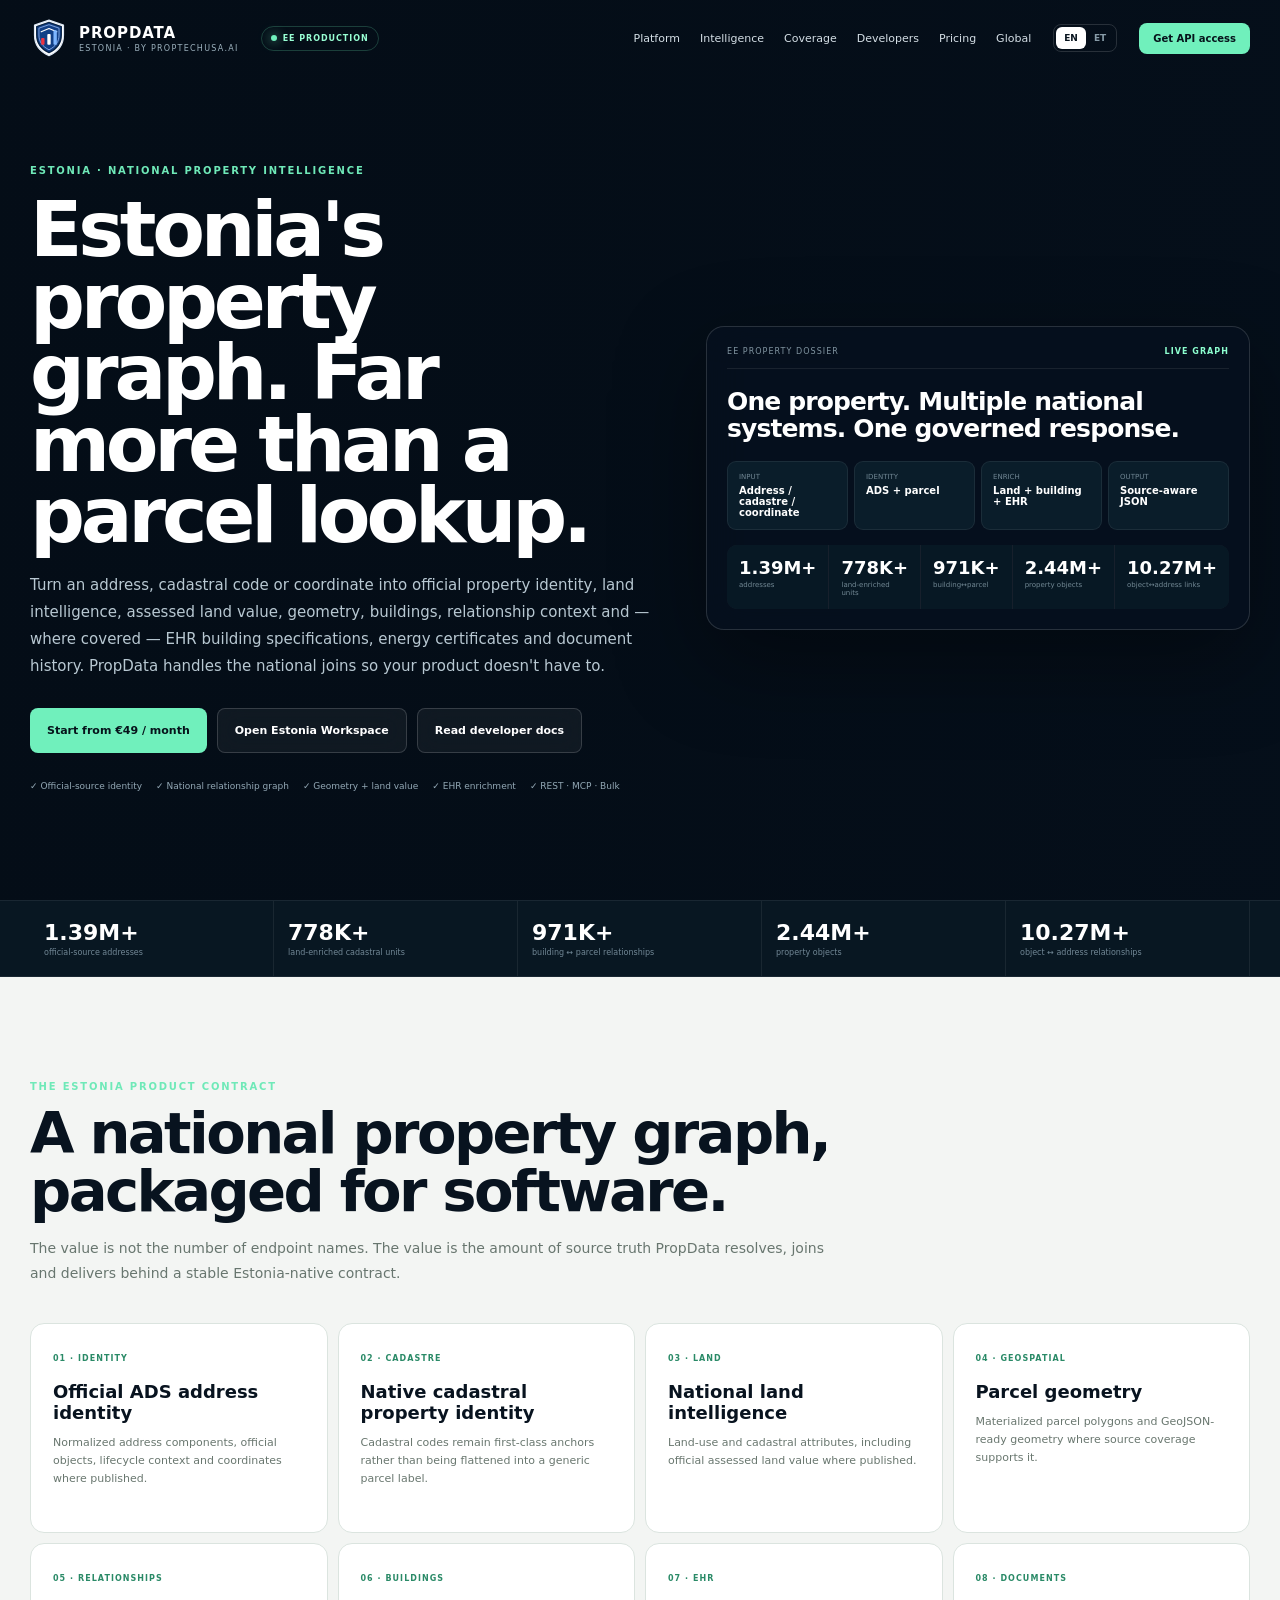
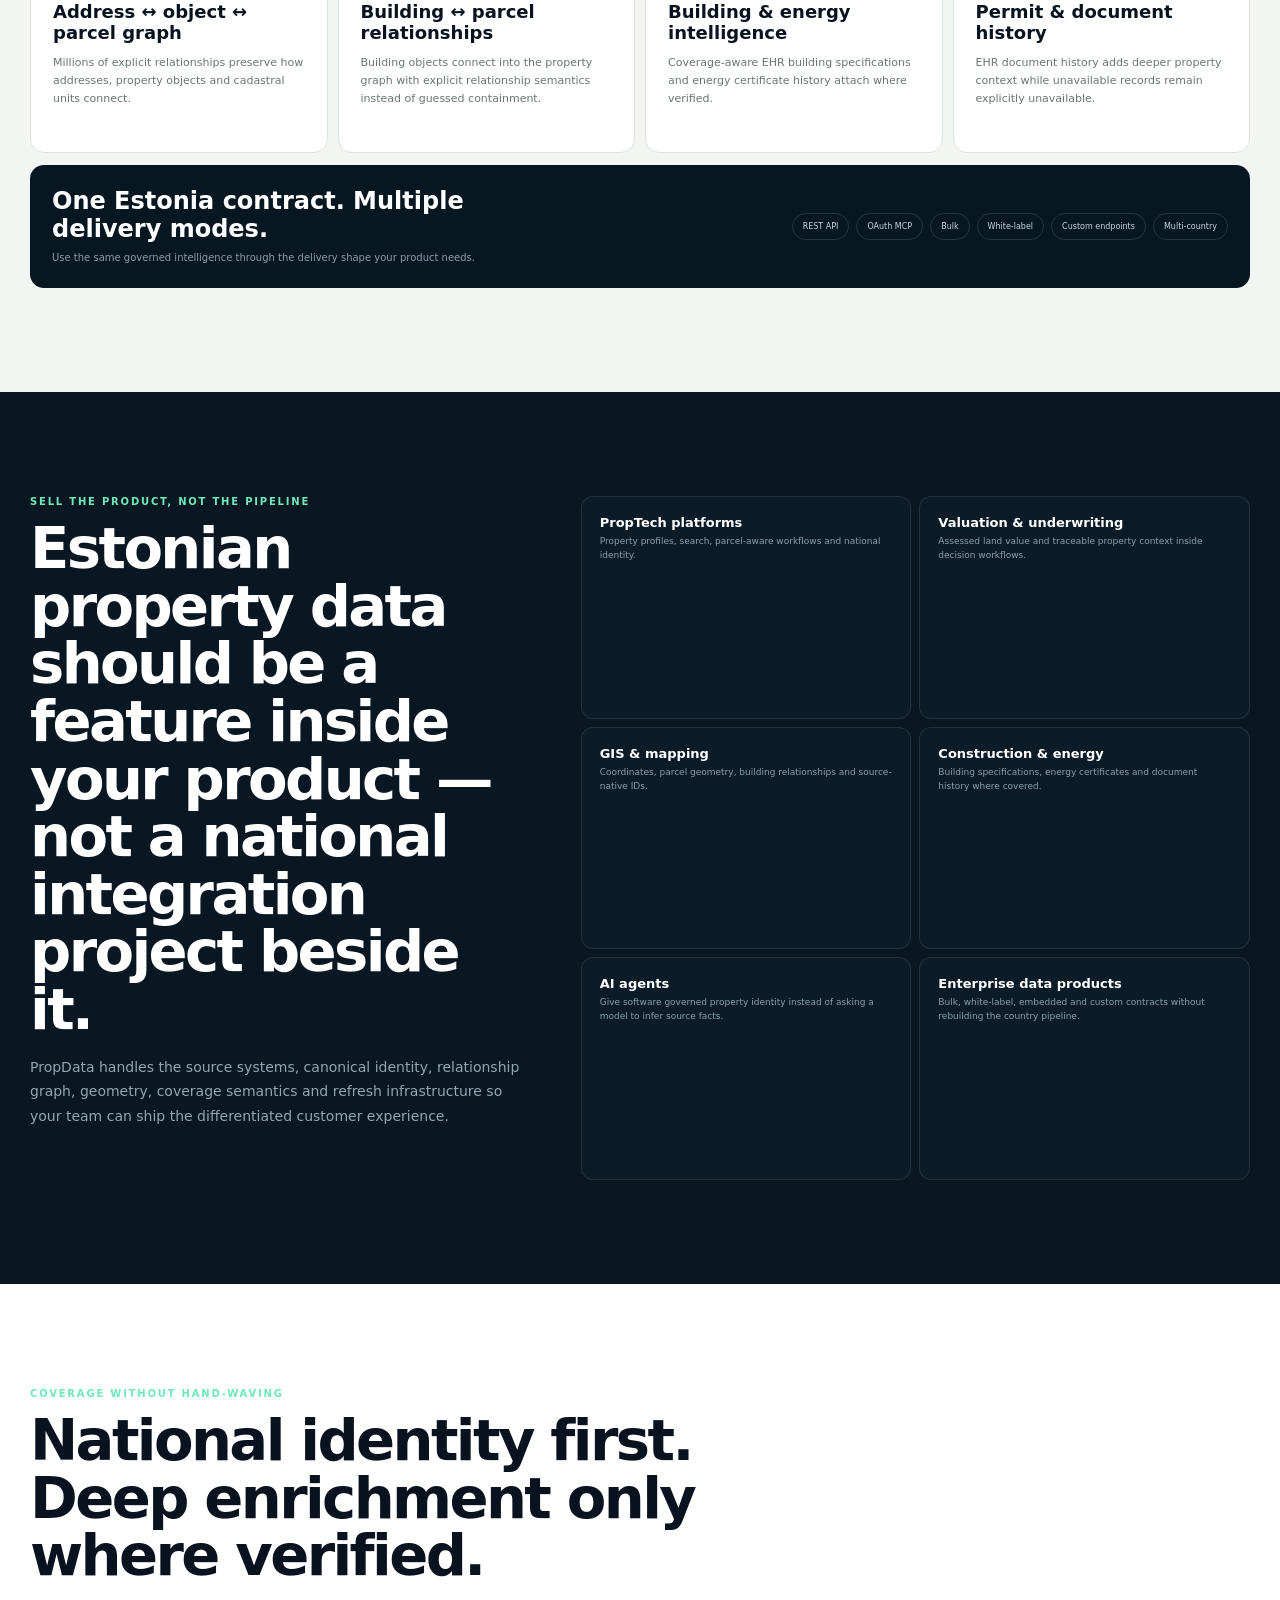
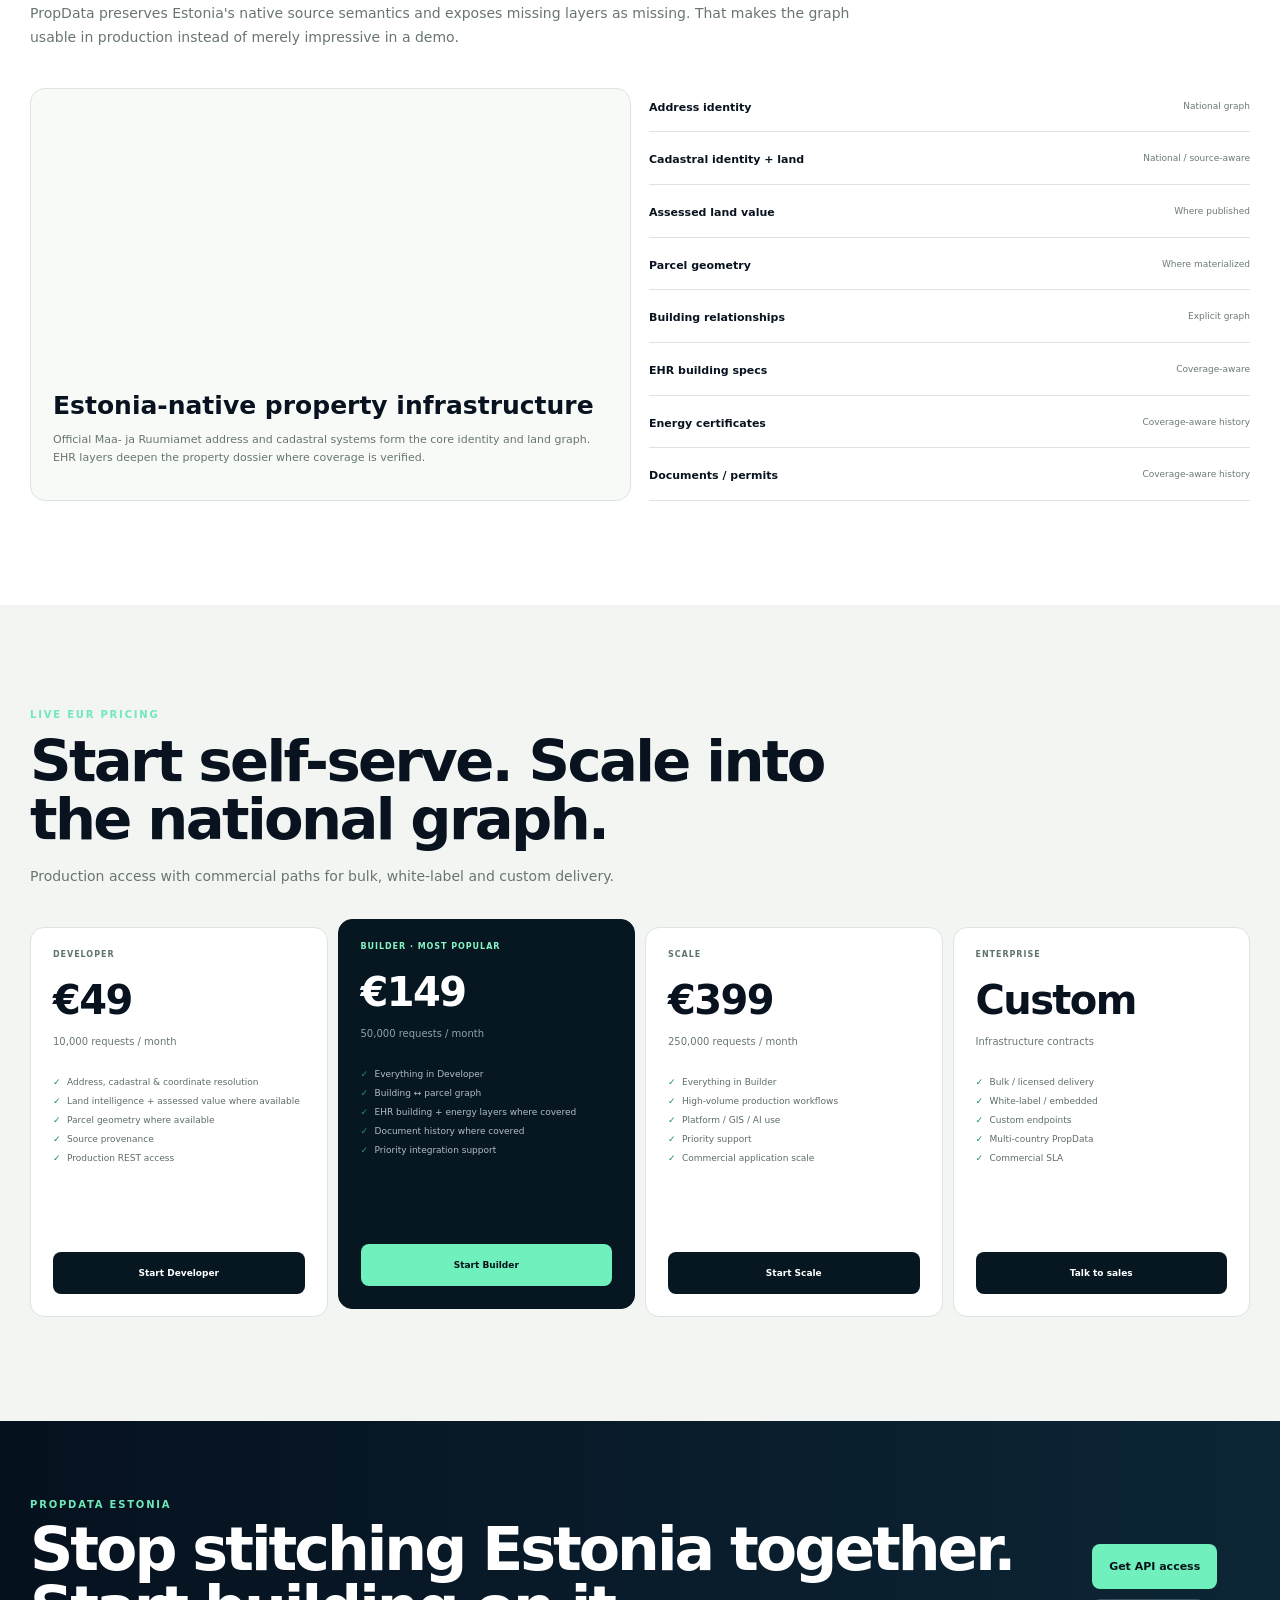
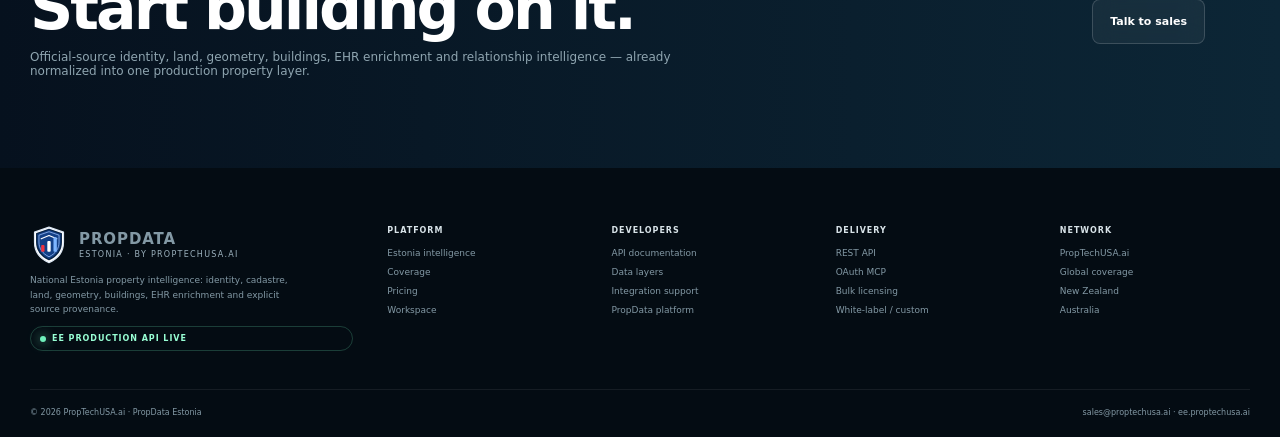
<file: platform.html>
<!doctype html>
<html lang="en">
<head>
<script defer src="https://www.proptechusa.ai/network-analytics.js" data-proptech-surface="estonia"></script>

<meta charset="utf-8"><meta name="viewport" content="width=device-width,initial-scale=1,viewport-fit=cover">
<title>PropData Estonia | National Property, Cadastre, Building & EHR Intelligence</title>
<meta name="description" content="Estonia property intelligence built on official address, cadastral and building systems: 1.39M+ addresses, 778K+ land-enriched cadastral units, 971K+ building-parcel links, 2.44M+ property objects and 10.27M+ object-address relationships, plus geometry, assessed land value and coverage-aware EHR enrichment.">
<meta name="robots" content="index,follow,max-image-preview:large,max-snippet:-1"><meta name="theme-color" content="#061426">
<link rel="canonical" href="https://ee.proptechusa.ai/"><link rel="icon" href="/favicon.svg" type="image/svg+xml"><link rel="manifest" href="/site.webmanifest"><link rel="preconnect" href="https://images.unsplash.com" crossorigin>
<meta property="og:type" content="website"><meta property="og:site_name" content="PropData Estonia"><meta property="og:title" content="Estonia's national property intelligence graph | PropData"><meta property="og:description" content="Addresses, cadastre, land value, geometry, buildings, EHR energy and document intelligence — connected through one Estonia-native property graph."><meta property="og:url" content="https://ee.proptechusa.ai/"><meta property="og:image" content="https://images.unsplash.com/photo-1760097776531-3aa60f1ebd7d?auto=format&fit=crop&w=1200&h=630&q=90"><meta name="twitter:card" content="summary_large_image"><meta name="twitter:title" content="Estonia's national property intelligence graph | PropData"><meta name="twitter:description" content="Official-source Estonia property identity, cadastre, land, geometry, buildings and EHR intelligence in one governed product."><meta name="twitter:image" content="https://images.unsplash.com/photo-1760097776531-3aa60f1ebd7d?auto=format&fit=crop&w=1200&h=630&q=90">
<script type="application/ld+json">{"@context":"https://schema.org","@graph":[{"@type":"Organization","@id":"https://proptechusa.ai/#organization","name":"PropTechUSA.ai","url":"https://proptechusa.ai/","email":"sales@proptechusa.ai"},{"@type":"WebSite","@id":"https://ee.proptechusa.ai/#website","url":"https://ee.proptechusa.ai/","name":"PropData Estonia","publisher":{"@id":"https://proptechusa.ai/#organization"},"inLanguage":["en","et"]},{"@type":["SoftwareApplication","Product"],"@id":"https://ee.proptechusa.ai/#product","name":"PropData Estonia Property Intelligence API","url":"https://ee.proptechusa.ai/","applicationCategory":"DeveloperApplication","operatingSystem":"Web API","areaServed":{"@type":"Country","name":"Estonia"},"provider":{"@id":"https://proptechusa.ai/#organization"},"description":"National Estonia property intelligence spanning official address identity, cadastral land, assessed land value, parcel geometry, property relationships, building-parcel links and coverage-aware EHR building, energy and document intelligence.","featureList":["1.39M+ official-source addresses","778K+ land-enriched cadastral units","971K+ building-parcel links","2.44M+ property objects","10.27M+ object-address relationships","Assessed land value","Parcel geometry","EHR building specifications","Energy certificate history","Permit and document history","REST API","MCP, bulk, white-label and custom delivery"]}]}</script>
<style>
:root{--bg:#06111e;--bg2:#0a1a2c;--ink:#08131f;--paper:#f3f5f3;--paper2:#e8eeeb;--line:#dbe4df;--muted:#6b7a75;--mint:#70f0bc;--blue:#75baff;--white:#f8fbfa}*{box-sizing:border-box}html{scroll-behavior:smooth}body{margin:0;font-family:Inter,ui-sans-serif,system-ui,-apple-system,BlinkMacSystemFont,"Segoe UI",sans-serif;color:var(--ink);background:var(--paper);-webkit-font-smoothing:antialiased}a{color:inherit;text-decoration:none}button{font:inherit}.shell{width:min(1220px,calc(100% - 40px));margin:auto}.top{position:fixed;z-index:80;left:0;right:0;top:0;height:76px;color:#fff;transition:.2s}.top.scrolled{background:rgba(6,17,30,.94);backdrop-filter:blur(18px);border-bottom:1px solid rgba(255,255,255,.08)}.nav{height:100%;display:flex;align-items:center;gap:22px}.brand{display:flex;align-items:center;gap:11px;min-width:max-content}.brand img{width:38px;height:38px}.brand strong,.brand small{display:block}.brand strong{font-size:15px;letter-spacing:.06em}.brand small{font-size:8px;letter-spacing:.16em;color:#9bb0bc;margin-top:2px}.live{display:flex;align-items:center;gap:6px;padding:7px 9px;border:1px solid rgba(112,240,188,.22);border-radius:999px;font-size:8px;font-weight:900;letter-spacing:.12em;color:#98ffd4}.live i,.status-dot{width:6px;height:6px;border-radius:50%;background:var(--mint);box-shadow:0 0 12px var(--mint)}nav{display:flex;align-items:center;gap:20px;margin-left:auto}nav a{font-size:11px;color:#d4dee5}nav a:hover{color:#fff}.lang{display:flex;border:1px solid rgba(255,255,255,.14);padding:2px;border-radius:8px}.lang button{border:0;background:none;color:#879ba7;padding:6px 8px;font-size:9px;font-weight:900;border-radius:6px;cursor:pointer}.lang button.active{background:#fff;color:#07131e}.cta{padding:10px 14px;border-radius:8px;background:var(--mint);color:#06131b;font-size:10px;font-weight:900}.menu{display:none;border:0;background:none;color:#fff;font-size:22px}
.hero{min-height:900px;position:relative;overflow:hidden;background:#06111e;color:#fff;display:flex;align-items:center}.hero:before{content:"";position:absolute;inset:0;background:url('https://images.unsplash.com/photo-1760097776531-3aa60f1ebd7d?auto=format&fit=crop&w=2400&q=90') center/cover no-repeat;filter:saturate(.72)}.hero:after{content:"";position:absolute;inset:0;background:linear-gradient(90deg,rgba(4,13,23,.98),rgba(4,13,23,.92) 45%,rgba(4,13,23,.56)),linear-gradient(0deg,#06111e,transparent 38%)}.hero-grid{position:relative;z-index:2;display:grid;grid-template-columns:1.08fr .92fr;gap:54px;align-items:center;padding:128px 0 72px}.eyebrow,.kicker{font-size:10px;letter-spacing:.18em;font-weight:900;color:#6fe9b8}.hero h1{font-size:clamp(54px,6vw,88px);line-height:.93;letter-spacing:-.055em;margin:18px 0 20px;max-width:760px}.hero h1 em{font-style:normal;color:#96ffd7}.hero-lead{max-width:720px;font-size:15px;line-height:1.8;color:#b8c8d2}.hero-actions{display:flex;gap:10px;flex-wrap:wrap;margin:28px 0}.btn{height:45px;padding:0 17px;border-radius:8px;display:inline-flex;align-items:center;justify-content:center;font-size:11px;font-weight:900}.btn.primary{background:var(--mint);color:#06131b}.btn.ghost{border:1px solid rgba(255,255,255,.16);background:rgba(255,255,255,.05);color:#fff;backdrop-filter:blur(12px)}.hero-proof{display:flex;gap:14px;flex-wrap:wrap}.hero-proof span{font-size:9px;color:#93a8b5}.intel-card{background:rgba(6,17,30,.88);backdrop-filter:blur(20px);border:1px solid rgba(255,255,255,.14);border-radius:18px;padding:20px;box-shadow:0 30px 90px rgba(0,0,0,.38)}.intel-head{display:flex;justify-content:space-between;align-items:center;border-bottom:1px solid rgba(255,255,255,.08);padding-bottom:12px;color:#8094a0;font-size:8px;letter-spacing:.13em}.intel-head b{color:#8dffd0}.intel-card h3{font-size:25px;line-height:1.08;letter-spacing:-.035em;margin:19px 0}.flow{display:grid;grid-template-columns:repeat(4,1fr);gap:6px}.flow div{background:#0a1d2a;border:1px solid rgba(255,255,255,.07);border-radius:9px;padding:11px}.flow span,.flow b{display:block}.flow span{font-size:7px;color:#718794}.flow b{font-size:10px;margin-top:4px}.metrics{display:grid;grid-template-columns:repeat(5,1fr);gap:1px;background:rgba(255,255,255,.07);border-radius:10px;overflow:hidden;margin-top:15px}.metrics div{background:#071824;padding:12px}.metrics b,.metrics span{display:block}.metrics b{font-size:18px}.metrics span{font-size:7px;color:#728894;margin-top:3px}
.proof{background:#081722;color:#fff;border-top:1px solid rgba(255,255,255,.07);border-bottom:1px solid rgba(255,255,255,.07)}.proof-grid{display:grid;grid-template-columns:repeat(5,1fr)}.proof-grid div{padding:19px 14px;border-right:1px solid rgba(255,255,255,.07)}.proof-grid b,.proof-grid span{display:block}.proof-grid b{font-size:22px}.proof-grid span{font-size:8px;color:#718795;margin-top:3px}
.section{padding:104px 0}.section-head{max-width:820px;margin-bottom:38px}.section-head h2{font-size:clamp(38px,4.5vw,62px);line-height:1;letter-spacing:-.045em;margin:13px 0 16px}.section-head p{font-size:14px;line-height:1.75;color:#68766f}.platform{background:var(--paper)}.cap-grid{display:grid;grid-template-columns:repeat(4,1fr);gap:10px}.cap{background:#fff;border:1px solid var(--line);border-radius:14px;padding:22px;min-height:210px}.cap>span{font-size:8px;color:#2a8a67;font-weight:900;letter-spacing:.13em}.cap h3{font-size:18px;margin:16px 0 8px}.cap p{font-size:11px;line-height:1.65;color:#69776f}.contract-bar{margin-top:12px;background:#071722;color:#fff;border-radius:14px;padding:22px;display:grid;grid-template-columns:1fr 1.2fr;gap:30px;align-items:center}.contract-bar h3{font-size:24px;margin:0 0 7px}.contract-bar p{font-size:10px;line-height:1.6;color:#879eaa;margin:0}.pills{display:flex;gap:7px;flex-wrap:wrap;justify-content:flex-end}.pills span{font-size:8px;border:1px solid rgba(255,255,255,.12);border-radius:999px;padding:8px 10px;color:#c7d6dc}
.outcomes{background:#091722;color:#fff}.outcome-grid{display:grid;grid-template-columns:.85fr 1.15fr;gap:56px}.outcomes h2{color:#fff}.outcomes .section-head p{color:#91a6b1}.use-grid{display:grid;grid-template-columns:1fr 1fr;gap:8px}.use{padding:18px;border:1px solid rgba(255,255,255,.09);border-radius:12px;background:#0b1c28}.use b{display:block;font-size:13px}.use span{display:block;font-size:9px;color:#88a0ad;line-height:1.55;margin-top:5px}
.coverage{background:#fff}.coverage-grid{display:grid;grid-template-columns:1fr 1fr;gap:18px}.coverage-card{border:1px solid var(--line);border-radius:15px;overflow:hidden;background:#f8faf8}.coverage-card .photo{height:280px;background:url('https://images.unsplash.com/photo-1760097776531-3aa60f1ebd7d?auto=format&fit=crop&w=1600&q=84') center/cover}.coverage-card .copy{padding:22px}.coverage-card h3{font-size:25px;margin:0 0 8px}.coverage-card p{font-size:11px;color:#66766e;line-height:1.65}.layer-list{display:grid;gap:8px}.layer{display:flex;justify-content:space-between;gap:20px;border-bottom:1px solid var(--line);padding:13px 0}.layer b{font-size:11px}.layer span{font-size:9px;color:#6b7a73;text-align:right}
.pricing{background:var(--paper)}.plans{display:grid;grid-template-columns:repeat(4,1fr);gap:10px}.plan{background:#fff;border:1px solid var(--line);border-radius:14px;padding:22px;display:flex;flex-direction:column;min-height:390px}.plan.featured{background:#071722;color:#fff;border-color:#071722;transform:translateY(-8px)}.plan small{font-size:8px;letter-spacing:.12em;font-weight:900;color:#5d7468}.plan.featured small{color:#86f4c3}.price{font-size:40px;font-weight:900;letter-spacing:-.04em;margin:18px 0 3px}.plan p{font-size:10px;color:#6a7871}.plan.featured p{color:#8da3ae}.plan ul{padding:0;list-style:none;display:grid;gap:9px;margin:20px 0}.plan li{font-size:9px;padding-left:14px;position:relative;color:#5d6d65}.plan.featured li{color:#afbec5}.plan li:before{content:"✓";position:absolute;left:0;color:#23906b}.plan a{margin-top:auto;height:42px;border-radius:8px;display:grid;place-items:center;background:#071722;color:#fff;font-size:9px;font-weight:900}.plan.featured a{background:var(--mint);color:#05131a}
.final{background:linear-gradient(90deg,#06111e,#0c2636);color:#fff;padding:78px 0}.final-inner{display:flex;justify-content:space-between;align-items:center;gap:40px}.final h2{font-size:clamp(38px,4.7vw,64px);letter-spacing:-.05em;line-height:.98;margin:10px 0}.final p{color:#8fa5b0;font-size:12px;max-width:700px}.footer{background:#040c13;color:#8399a5;padding:58px 0 20px}.footer-top{display:grid;grid-template-columns:1.7fr repeat(4,1fr);gap:34px}.footer-brand p{font-size:9px;line-height:1.65;max-width:280px}.footer-col{display:flex;flex-direction:column;gap:9px}.footer-col b{font-size:8px;letter-spacing:.12em;color:#d8e3e8;margin-bottom:4px}.footer-col a{font-size:9px}.footer-bottom{display:flex;justify-content:space-between;gap:20px;border-top:1px solid rgba(255,255,255,.07);margin-top:38px;padding-top:18px;font-size:8px}
@media(max-width:1000px){.hero-grid{grid-template-columns:1fr}.intel-card{max-width:720px}.cap-grid,.plans{grid-template-columns:1fr 1fr}.proof-grid{grid-template-columns:1fr 1fr 1fr}.outcome-grid,.coverage-grid{grid-template-columns:1fr}.footer-top{grid-template-columns:1fr 1fr 1fr}.footer-brand{grid-column:1/-1}}@media(max-width:760px){.shell{width:min(100% - 26px,1220px)}.top{height:66px;background:rgba(6,17,30,.9)}.live,.cta{display:none}.menu{display:block;margin-left:auto}nav{display:none;position:absolute;top:66px;left:13px;right:13px;background:#071722;border:1px solid rgba(255,255,255,.1);border-radius:12px;padding:8px;flex-direction:column;align-items:stretch}nav.open{display:flex}nav a{padding:10px}.hero{min-height:auto}.hero-grid{padding:105px 0 52px}.hero h1{font-size:48px}.flow,.metrics{grid-template-columns:1fr 1fr}.proof-grid{grid-template-columns:1fr 1fr}.cap-grid,.plans,.use-grid{grid-template-columns:1fr}.contract-bar{grid-template-columns:1fr}.pills{justify-content:flex-start}.final-inner{flex-direction:column;align-items:flex-start}.footer-top{grid-template-columns:1fr 1fr}.footer-brand{grid-column:1/-1}}@media(max-width:500px){.hero h1{font-size:42px}.hero-actions{flex-direction:column}.btn{width:100%}.metrics{grid-template-columns:1fr 1fr}.proof-grid{grid-template-columns:1fr 1fr}.footer-top{grid-template-columns:1fr}.footer-brand{grid-column:auto}.footer-bottom{flex-direction:column}}
</style>
</head>
<body>
<header class="top" id="topbar"><div class="shell nav"><a class="brand" href="/"><img src="/favicon.svg" alt=""><span><strong>PROPDATA</strong><small>ESTONIA · BY PROPTECHUSA.AI</small></span></a><span class="live"><i></i> EE PRODUCTION</span><button class="menu" id="menu">☰</button><nav id="nav"><a href="#platform" data-en="Platform" data-et="Platvorm">Platform</a><a href="#intelligence" data-en="Intelligence" data-et="Andmekihid">Intelligence</a><a href="#coverage" data-en="Coverage" data-et="Katvus">Coverage</a><a href="/docs.html" data-en="Developers" data-et="Arendajatele">Developers</a><a href="#pricing" data-en="Pricing" data-et="Hinnad">Pricing</a><a href="https://global.proptechusa.ai/" data-en="Global" data-et="Globaalne">Global</a></nav><div class="lang"><button class="active" data-lang="en">EN</button><button data-lang="et">ET</button></div><a class="cta" href="#pricing" data-en="Get API access" data-et="Hangi API ligipääs">Get API access</a></div></header>
<main>
<section class="hero"><div class="shell hero-grid"><div><div class="eyebrow" data-en="ESTONIA · NATIONAL PROPERTY INTELLIGENCE" data-et="EESTI · RIIKLIK KINNISVARAANDMETE KIHT">ESTONIA · NATIONAL PROPERTY INTELLIGENCE</div><h1 data-en="Estonia's property graph. Far more than a parcel lookup." data-et="Eesti kinnisvaragraaf. Palju enamat kui katastriotsing.">Estonia's property graph. Far more than a parcel lookup.</h1><p class="hero-lead" data-en="Turn an address, cadastral code or coordinate into official property identity, land intelligence, assessed land value, geometry, buildings, relationship context and — where covered — EHR building specifications, energy certificates and document history. PropData handles the national joins so your product doesn't have to." data-et="Muuda aadress, katastritunnus või koordinaat ametlikuks kinnisvaraidentiteediks, maaandmeteks, hinnatud maaväärtuseks, geomeetriaks, hooneteks, seosteks ning katvuse korral EHR hooneandmeteks, energiamärgisteks ja dokumendiajalooks. PropData teeb riiklikud seosed sinu toote eest.">Turn an address, cadastral code or coordinate into official property identity, land intelligence, assessed land value, geometry, buildings, relationship context and — where covered — EHR building specifications, energy certificates and document history. PropData handles the national joins so your product doesn't have to.</p><div class="hero-actions"><a class="btn primary" href="#pricing" data-en="Start from €49 / month" data-et="Alusta €49 / kuu">Start from €49 / month</a><a class="btn ghost" href="/workspace.html" data-en="Open Estonia Workspace" data-et="Ava Eesti tööruum">Open Estonia Workspace</a><a class="btn ghost" href="/docs.html" data-en="Read developer docs" data-et="Loe arendajadokumente">Read developer docs</a></div><div class="hero-proof"><span>✓ Official-source identity</span><span>✓ National relationship graph</span><span>✓ Geometry + land value</span><span>✓ EHR enrichment</span><span>✓ REST · MCP · Bulk</span></div></div><aside class="intel-card"><div class="intel-head"><span>EE PROPERTY DOSSIER</span><b>LIVE GRAPH</b></div><h3 data-en="One property. Multiple national systems. One governed response." data-et="Üks kinnisvara. Mitu riiklikku süsteemi. Üks hallatud vastus.">One property. Multiple national systems. One governed response.</h3><div class="flow"><div><span>INPUT</span><b>Address / cadastre / coordinate</b></div><div><span>IDENTITY</span><b>ADS + parcel</b></div><div><span>ENRICH</span><b>Land + building + EHR</b></div><div><span>OUTPUT</span><b>Source-aware JSON</b></div></div><div class="metrics"><div><b>1.39M+</b><span>addresses</span></div><div><b>778K+</b><span>land-enriched units</span></div><div><b>971K+</b><span>building↔parcel</span></div><div><b>2.44M+</b><span>property objects</span></div><div><b>10.27M+</b><span>object↔address links</span></div></div></aside></div></section>
<section class="proof"><div class="shell proof-grid"><div><b>1.39M+</b><span>official-source addresses</span></div><div><b>778K+</b><span>land-enriched cadastral units</span></div><div><b>971K+</b><span>building ↔ parcel relationships</span></div><div><b>2.44M+</b><span>property objects</span></div><div><b>10.27M+</b><span>object ↔ address relationships</span></div></div></section>
<section class="section platform" id="platform"><div class="shell"><div class="section-head"><div class="kicker" data-en="THE ESTONIA PRODUCT CONTRACT" data-et="EESTI TOOTELEPING">THE ESTONIA PRODUCT CONTRACT</div><h2 data-en="A national property graph, packaged for software." data-et="Riiklik kinnisvaragraaf, pakendatud tarkvara jaoks.">A national property graph, packaged for software.</h2><p data-en="The value is not the number of endpoint names. The value is the amount of source truth PropData resolves, joins and delivers behind a stable Estonia-native contract." data-et="Väärtus ei ole API otspunktide arv. Väärtus on ametliku lähteandmestiku maht, mille PropData Eesti-põhise lepingu taga lahendab, seob ja tarnib.">The value is not the number of endpoint names. The value is the amount of source truth PropData resolves, joins and delivers behind a stable Estonia-native contract.</p></div><div class="cap-grid" id="intelligence"><article class="cap"><span>01 · IDENTITY</span><h3>Official ADS address identity</h3><p>Normalized address components, official objects, lifecycle context and coordinates where published.</p></article><article class="cap"><span>02 · CADASTRE</span><h3>Native cadastral property identity</h3><p>Cadastral codes remain first-class anchors rather than being flattened into a generic parcel label.</p></article><article class="cap"><span>03 · LAND</span><h3>National land intelligence</h3><p>Land-use and cadastral attributes, including official assessed land value where published.</p></article><article class="cap"><span>04 · GEOSPATIAL</span><h3>Parcel geometry</h3><p>Materialized parcel polygons and GeoJSON-ready geometry where source coverage supports it.</p></article><article class="cap"><span>05 · RELATIONSHIPS</span><h3>Address ↔ object ↔ parcel graph</h3><p>Millions of explicit relationships preserve how addresses, property objects and cadastral units connect.</p></article><article class="cap"><span>06 · BUILDINGS</span><h3>Building ↔ parcel relationships</h3><p>Building objects connect into the property graph with explicit relationship semantics instead of guessed containment.</p></article><article class="cap"><span>07 · EHR</span><h3>Building & energy intelligence</h3><p>Coverage-aware EHR building specifications and energy certificate history attach where verified.</p></article><article class="cap"><span>08 · DOCUMENTS</span><h3>Permit & document history</h3><p>EHR document history adds deeper property context while unavailable records remain explicitly unavailable.</p></article></div><div class="contract-bar"><div><h3 data-en="One Estonia contract. Multiple delivery modes." data-et="Üks Eesti leping. Mitu tarneviisi.">One Estonia contract. Multiple delivery modes.</h3><p data-en="Use the same governed intelligence through the delivery shape your product needs." data-et="Kasuta sama hallatud andmekihti just sellisel kujul, nagu sinu toode vajab.">Use the same governed intelligence through the delivery shape your product needs.</p></div><div class="pills"><span>REST API</span><span>OAuth MCP</span><span>Bulk</span><span>White-label</span><span>Custom endpoints</span><span>Multi-country</span></div></div></div></section>
<section class="section outcomes"><div class="shell outcome-grid"><div class="section-head"><div class="kicker" data-en="SELL THE PRODUCT, NOT THE PIPELINE" data-et="MÜÜ TOODET, MITTE ANDMETORU">SELL THE PRODUCT, NOT THE PIPELINE</div><h2 data-en="Estonian property data should be a feature inside your product — not a national integration project beside it." data-et="Eesti kinnisvaraandmed peaksid olema sinu toote funktsioon, mitte eraldi riiklik integratsiooniprojekt.">Estonian property data should be a feature inside your product — not a national integration project beside it.</h2><p data-en="PropData handles the source systems, canonical identity, relationship graph, geometry, coverage semantics and refresh infrastructure so your team can ship the differentiated customer experience." data-et="PropData haldab allikasüsteeme, kanoonilist identiteeti, seosegraafi, geomeetriat, katvuse semantikat ja värskendustaristut, et sinu meeskond saaks keskenduda kliendikogemusele.">PropData handles the source systems, canonical identity, relationship graph, geometry, coverage semantics and refresh infrastructure so your team can ship the differentiated customer experience.</p></div><div class="use-grid"><article class="use"><b>PropTech platforms</b><span>Property profiles, search, parcel-aware workflows and national identity.</span></article><article class="use"><b>Valuation & underwriting</b><span>Assessed land value and traceable property context inside decision workflows.</span></article><article class="use"><b>GIS & mapping</b><span>Coordinates, parcel geometry, building relationships and source-native IDs.</span></article><article class="use"><b>Construction & energy</b><span>Building specifications, energy certificates and document history where covered.</span></article><article class="use"><b>AI agents</b><span>Give software governed property identity instead of asking a model to infer source facts.</span></article><article class="use"><b>Enterprise data products</b><span>Bulk, white-label, embedded and custom contracts without rebuilding the country pipeline.</span></article></div></div></section>
<section class="section coverage" id="coverage"><div class="shell"><div class="section-head"><div class="kicker">COVERAGE WITHOUT HAND-WAVING</div><h2 data-en="National identity first. Deep enrichment only where verified." data-et="Kõigepealt riiklik identiteet. Sügav rikastus ainult seal, kus see on kinnitatud.">National identity first. Deep enrichment only where verified.</h2><p data-en="PropData preserves Estonia's native source semantics and exposes missing layers as missing. That makes the graph usable in production instead of merely impressive in a demo." data-et="PropData säilitab Eesti allikate semantika ning jätab puuduvad kihid puuduvaks. Nii on graaf kasutatav tootmises, mitte ainult demos.">PropData preserves Estonia's native source semantics and exposes missing layers as missing. That makes the graph usable in production instead of merely impressive in a demo.</p></div><div class="coverage-grid"><article class="coverage-card"><div class="photo"></div><div class="copy"><h3>Estonia-native property infrastructure</h3><p>Official Maa- ja Ruumiamet address and cadastral systems form the core identity and land graph. EHR layers deepen the property dossier where coverage is verified.</p></div></article><div class="layer-list"><div class="layer"><b>Address identity</b><span>National graph</span></div><div class="layer"><b>Cadastral identity + land</b><span>National / source-aware</span></div><div class="layer"><b>Assessed land value</b><span>Where published</span></div><div class="layer"><b>Parcel geometry</b><span>Where materialized</span></div><div class="layer"><b>Building relationships</b><span>Explicit graph</span></div><div class="layer"><b>EHR building specs</b><span>Coverage-aware</span></div><div class="layer"><b>Energy certificates</b><span>Coverage-aware history</span></div><div class="layer"><b>Documents / permits</b><span>Coverage-aware history</span></div></div></div></div></section>
<section class="section pricing" id="pricing"><div class="shell"><div class="section-head"><div class="kicker">LIVE EUR PRICING</div><h2 data-en="Start self-serve. Scale into the national graph." data-et="Alusta iseteenindusega. Kasva riikliku graafini.">Start self-serve. Scale into the national graph.</h2><p>Production access with commercial paths for bulk, white-label and custom delivery.</p></div><div class="plans"><article class="plan"><small>DEVELOPER</small><div class="price">€49</div><p>10,000 requests / month</p><ul><li>Address, cadastral & coordinate resolution</li><li>Land intelligence + assessed value where available</li><li>Parcel geometry where available</li><li>Source provenance</li><li>Production REST access</li></ul><a href="https://buy.stripe.com/7sYaEXgmO42ag8d2gb7wA07">Start Developer</a></article><article class="plan featured"><small>BUILDER · MOST POPULAR</small><div class="price">€149</div><p>50,000 requests / month</p><ul><li>Everything in Developer</li><li>Building ↔ parcel graph</li><li>EHR building + energy layers where covered</li><li>Document history where covered</li><li>Priority integration support</li></ul><a href="https://buy.stripe.com/bJefZh0nQeGOaNTcUP7wA08">Start Builder</a></article><article class="plan"><small>SCALE</small><div class="price">€399</div><p>250,000 requests / month</p><ul><li>Everything in Builder</li><li>High-volume production workflows</li><li>Platform / GIS / AI use</li><li>Priority support</li><li>Commercial application scale</li></ul><a href="https://buy.stripe.com/eVq6oH3A256e3lr9ID7wA09">Start Scale</a></article><article class="plan"><small>ENTERPRISE</small><div class="price">Custom</div><p>Infrastructure contracts</p><ul><li>Bulk / licensed delivery</li><li>White-label / embedded</li><li>Custom endpoints</li><li>Multi-country PropData</li><li>Commercial SLA</li></ul><a href="mailto:sales@proptechusa.ai?subject=PropData%20Estonia%20Enterprise">Talk to sales</a></article></div></div></section>
<section class="final"><div class="shell final-inner"><div><div class="kicker">PROPDATA ESTONIA</div><h2 data-en="Stop stitching Estonia together. Start building on it." data-et="Ära õmble Eestit ise kokku. Ehita selle peale.">Stop stitching Estonia together. Start building on it.</h2><p data-en="Official-source identity, land, geometry, buildings, EHR enrichment and relationship intelligence — already normalized into one production property layer." data-et="Ametlik identiteet, maaandmed, geomeetria, hooned, EHR rikastus ja seoseintelligents — juba normaliseeritud üheks tootmiskihiks.">Official-source identity, land, geometry, buildings, EHR enrichment and relationship intelligence — already normalized into one production property layer.</p></div><div class="hero-actions"><a class="btn primary" href="#pricing">Get API access</a><a class="btn ghost" href="mailto:sales@proptechusa.ai">Talk to sales</a></div></div></section>
</main>
<footer class="footer"><div class="shell footer-top"><div class="footer-brand"><a class="brand" href="/"><img src="/favicon.svg" alt=""><span><strong>PROPDATA</strong><small>ESTONIA · BY PROPTECHUSA.AI</small></span></a><p data-en="National Estonia property intelligence: identity, cadastre, land, geometry, buildings, EHR enrichment and explicit source provenance." data-et="Eesti riiklik kinnisvaraandmete kiht: identiteet, kataster, maa, geomeetria, hooned, EHR rikastus ja selge päritolu.">National Estonia property intelligence: identity, cadastre, land, geometry, buildings, EHR enrichment and explicit source provenance.</p><div class="live"><i></i> EE PRODUCTION API LIVE</div></div><div class="footer-col"><b>PLATFORM</b><a href="#platform">Estonia intelligence</a><a href="#coverage">Coverage</a><a href="#pricing">Pricing</a><a href="/workspace.html">Workspace</a></div><div class="footer-col"><b>DEVELOPERS</b><a href="/docs.html">API documentation</a><a href="#intelligence">Data layers</a><a href="mailto:sales@proptechusa.ai">Integration support</a><a href="https://propdata.proptechusa.ai/">PropData platform</a></div><div class="footer-col"><b>DELIVERY</b><a href="/docs.html">REST API</a><a href="https://propdata.proptechusa.ai/">OAuth MCP</a><a href="mailto:sales@proptechusa.ai?subject=Estonia%20Bulk">Bulk licensing</a><a href="mailto:sales@proptechusa.ai?subject=Estonia%20White-label">White-label / custom</a></div><div class="footer-col"><b>NETWORK</b><a href="https://proptechusa.ai/">PropTechUSA.ai</a><a href="https://global.proptechusa.ai/">Global coverage</a><a href="https://nz.proptechusa.ai/">New Zealand</a><a href="https://au.proptechusa.ai/">Australia</a></div></div><div class="shell footer-bottom"><span>© 2026 PropTechUSA.ai · PropData Estonia</span><span>sales@proptechusa.ai · ee.proptechusa.ai</span></div></footer>
<script>
const topbar=document.getElementById('topbar'),nav=document.getElementById('nav'),menu=document.getElementById('menu');addEventListener('scroll',()=>topbar.classList.toggle('scrolled',scrollY>12),{passive:true});menu?.addEventListener('click',()=>nav.classList.toggle('open'));nav?.querySelectorAll('a').forEach(a=>a.addEventListener('click',()=>nav.classList.remove('open')));
const buttons=document.querySelectorAll('[data-lang]');function lang(x){document.documentElement.lang=x==='et'?'et':'en';document.querySelectorAll('[data-en]').forEach(el=>{el.textContent=el.getAttribute(x==='et'?'data-et':'data-en')||el.textContent});buttons.forEach(b=>b.classList.toggle('active',b.getAttribute('data-lang')===x));localStorage.setItem('propdata-ee-lang',x)}buttons.forEach(b=>b.addEventListener('click',()=>lang(b.getAttribute('data-lang')||'en')));lang(localStorage.getItem('propdata-ee-lang')==='et'?'et':'en');
</script>
</body></html>
</file>
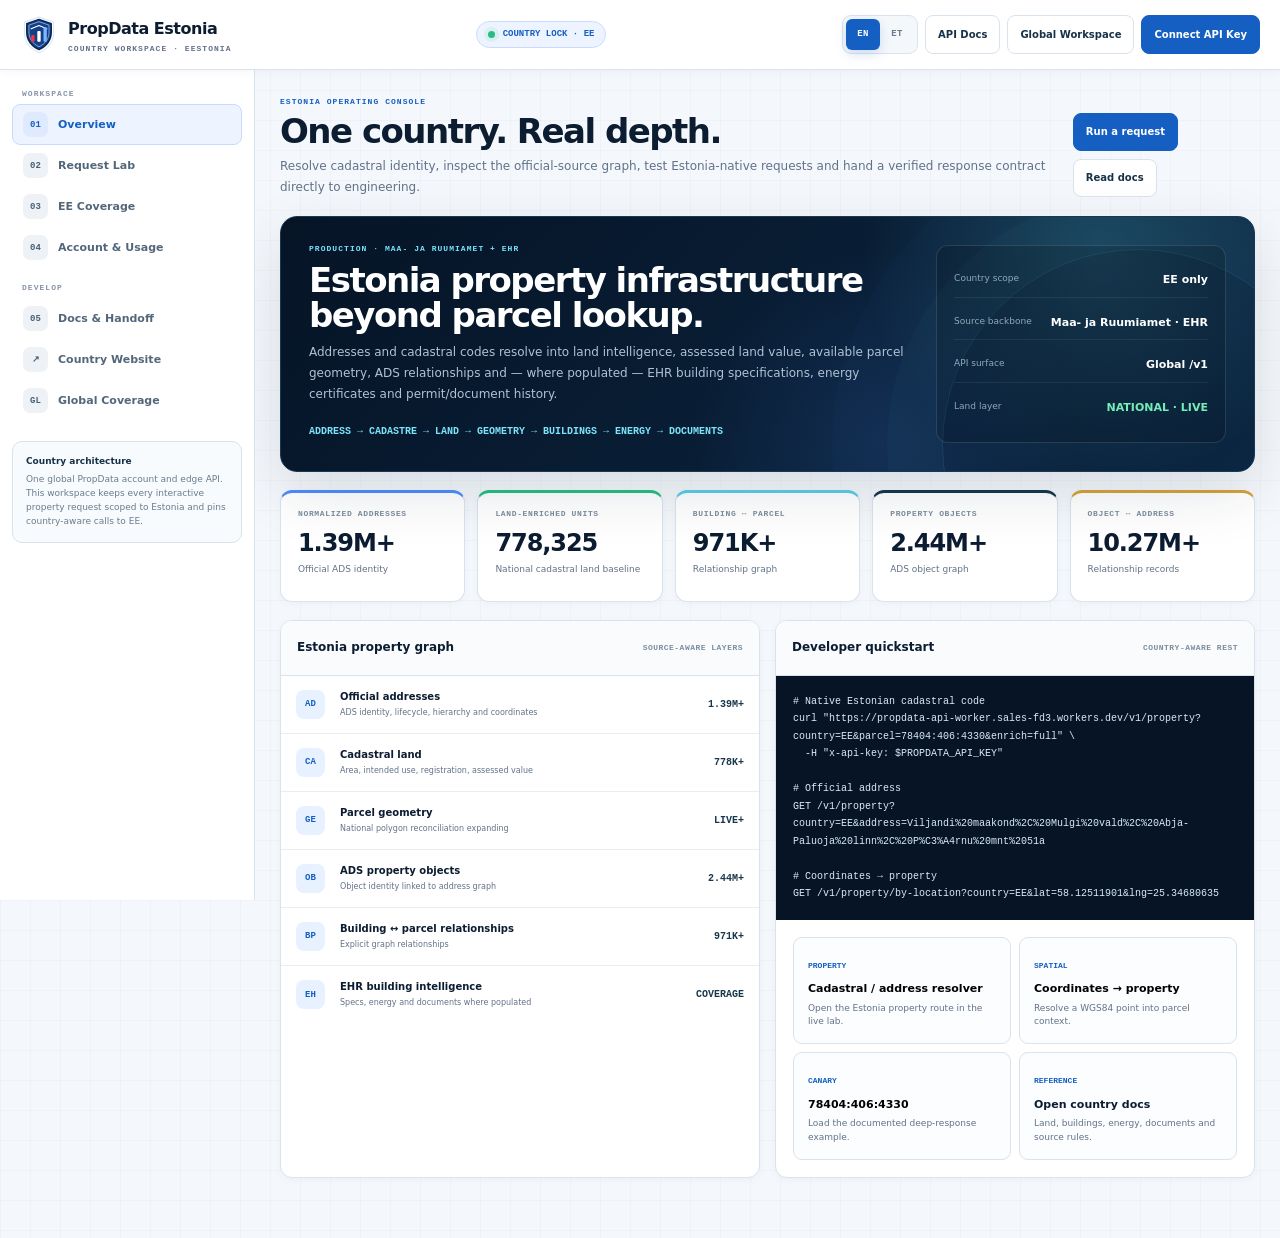
<file: workspace.html>
<!doctype html>
<html lang="en">
<head>
<script defer src="https://www.proptechusa.ai/network-analytics.js" data-proptech-surface="estonia"></script>

<meta charset="utf-8">
<meta name="viewport" content="width=device-width,initial-scale=1,viewport-fit=cover">
<title>PropData Estonia Workspace | Country API Console</title>
<meta name="description" content="Estonia-scoped PropData workspace for live API testing, cadastral property resolution, coverage inspection, account usage and developer handoff.">
<meta name="robots" content="noindex,follow">
<meta name="theme-color" content="#061426">
<link rel="icon" href="/favicon.svg" type="image/svg+xml">
<meta property="og:type" content="website"><meta property="og:locale" content="en_US"><meta property="og:locale:alternate" content="et_EE"><meta property="og:site_name" content="PropData Estonia"><meta property="og:title" content="PropData Estonia Workspace"><meta property="og:description" content="Country-scoped Estonia property API testing, coverage, usage and production integration.">
<style>
:root{--n:#061426;--n2:#0a1d34;--blue:#4e8cff;--cyan:#68dcf7;--green:#25bf83;--gold:#d9a53b;--red:#d95865;--ink:#0c1c31;--muted:#627288;--line:#d9e3ed;--soft:#f5f8fc;--white:#fff;--side:255px;--top:70px;--shadow:0 20px 60px rgba(9,29,52,.12);--mono:ui-monospace,SFMono-Regular,Menlo,Consolas,monospace}*{box-sizing:border-box}html{scroll-behavior:smooth}body{margin:0;min-width:320px;background:linear-gradient(rgba(20,62,104,.025) 1px,transparent 1px),linear-gradient(90deg,rgba(20,62,104,.025) 1px,transparent 1px),#f4f7fb;background-size:30px 30px;color:var(--ink);font:14px/1.6 Inter,ui-sans-serif,system-ui,-apple-system,BlinkMacSystemFont,"Segoe UI",sans-serif;-webkit-font-smoothing:antialiased}a{text-decoration:none;color:inherit}button,input,select{font:inherit}button{cursor:pointer}.mono{font-family:var(--mono)}.topbar{position:fixed;z-index:100;inset:0 0 auto;height:var(--top);display:flex;align-items:center;justify-content:space-between;gap:16px;padding:0 20px;background:rgba(255,255,255,.96);border-bottom:1px solid var(--line);backdrop-filter:blur(14px);box-shadow:0 2px 10px rgba(4,16,26,.04)}.brand{display:flex;align-items:center;gap:10px;min-width:220px}.brand img{width:38px;height:38px}.brand strong{display:block;font-size:16px;letter-spacing:-.03em}.brand span{display:block;margin-top:3px;color:var(--muted);font:850 8px/1 var(--mono);letter-spacing:.13em}.country-lock{display:flex;align-items:center;gap:8px;padding:8px 11px;border:1px solid #c9dafe;border-radius:999px;background:#eef4ff;color:#155fc2;font:900 9px/1 var(--mono);white-space:nowrap}.country-lock i{width:7px;height:7px;border-radius:50%;background:var(--green);box-shadow:0 0 0 4px rgba(37,191,131,.1)}.top-actions{display:flex;align-items:center;gap:7px}.top-btn{min-height:39px;display:inline-flex;align-items:center;justify-content:center;padding:0 12px;border:1px solid var(--line);border-radius:8px;background:#fff;color:#173247;font-size:10px;font-weight:850}.top-btn.primary{border-color:#155fc2;background:#155fc2;color:#fff}.lang-switch{display:flex;padding:3px;border:1px solid var(--line);border-radius:9px;background:#f5f8fb}.lang-btn{min-width:34px;height:31px;border:0;border-radius:6px;background:transparent;color:#68798b;font:900 9px/1 var(--mono);letter-spacing:.06em}.lang-btn.active{background:#155fc2;color:#fff;box-shadow:0 4px 12px rgba(21,95,194,.18)}.menu{display:none;width:40px;height:40px;border:1px solid var(--line);border-radius:8px;background:#fff}.sidebar{position:fixed;z-index:90;top:var(--top);bottom:0;left:0;width:var(--side);padding:17px 12px;overflow:auto;background:#fff;border-right:1px solid var(--line)}.side-label{margin:16px 10px 6px;color:#8795a7;font:900 8px/1 var(--mono);letter-spacing:.13em;text-transform:uppercase}.side-label:first-child{margin-top:3px}.nav-item{width:100%;min-height:41px;display:flex;align-items:center;gap:10px;padding:0 10px;border:1px solid transparent;border-radius:8px;background:transparent;color:#53677b;text-align:left;font-size:11px;font-weight:750}.nav-item:hover{background:#f4f8fc;color:#0d293c}.nav-item.active{border-color:#c8dbff;background:#eef4ff;color:#155fc2}.nav-icon{width:25px;height:25px;display:grid;place-items:center;border-radius:7px;background:#eef2f7;color:#486177;font:850 9px var(--mono)}.nav-item.active .nav-icon{background:#dfeaff;color:#155fc2}.side-foot{margin-top:20px;padding:13px;border:1px solid var(--line);border-radius:10px;background:#f8fbfd;color:#697c8e;font-size:9px;line-height:1.55}.side-foot b{display:block;margin-bottom:4px;color:#173247}.main{margin-left:var(--side);padding:calc(var(--top) + 28px) 25px 60px}.view{display:none;max-width:1500px;margin:auto}.view.active{display:block}.page-head{display:flex;justify-content:space-between;gap:25px;align-items:flex-end;margin-bottom:19px}.eyebrow{color:#155fc2;font:900 8px/1 var(--mono);letter-spacing:.13em;text-transform:uppercase}.page-head h1{margin:8px 0 7px;font-size:34px;line-height:1.04;letter-spacing:-.045em}.page-head p{max-width:830px;margin:0;color:var(--muted);font-size:12px;line-height:1.7}.head-actions{display:flex;gap:8px;flex-wrap:wrap}.btn{min-height:38px;display:inline-flex;align-items:center;justify-content:center;gap:7px;padding:0 12px;border:1px solid var(--line);border-radius:8px;background:#fff;color:#173247;font-size:10px;font-weight:850}.btn.primary{border-color:#155fc2;background:#155fc2;color:#fff}.btn.danger{border-color:#efc3c9;background:#fff3f4;color:#9c2f3b}.btn.small{min-height:32px;padding:0 9px;font-size:9px}.hero{position:relative;overflow:hidden;display:grid;grid-template-columns:1.35fr .65fr;gap:25px;margin-bottom:18px;padding:28px;border:1px solid #173953;border-radius:17px;background:radial-gradient(circle at 84% 12%,rgba(104,220,247,.18),transparent 28%),radial-gradient(circle at 62% 88%,rgba(78,140,255,.12),transparent 30%),linear-gradient(135deg,#061426,#0b2642);color:#fff;box-shadow:var(--shadow)}.hero:after{content:"";position:absolute;right:-80px;bottom:-170px;width:390px;height:390px;border-radius:50%;border:1px solid rgba(104,220,247,.13);box-shadow:0 0 0 55px rgba(104,220,247,.025),0 0 0 110px rgba(78,140,255,.018)}.hero-copy,.hero-proof{position:relative;z-index:2}.hero h2{margin:10px 0;font-size:34px;letter-spacing:-.045em;line-height:1.02}.hero p{max-width:760px;margin:0;color:#b0c2d5;font-size:12px;line-height:1.75}.hero-path{margin-top:18px;color:#7ce5fb;font:800 10px/1.7 var(--mono)}.hero-proof{display:grid;align-content:center;gap:8px;padding:17px;border:1px solid rgba(255,255,255,.12);border-radius:12px;background:rgba(0,0,0,.15)}.proof-row{display:flex;justify-content:space-between;gap:14px;padding:8px 0;border-bottom:1px solid rgba(255,255,255,.07)}.proof-row:last-child{border:0}.proof-row span{color:#8fa8bb;font-size:9px}.proof-row b{font-size:11px}.proof-row .ok{color:#75edb8}.stats{display:grid;grid-template-columns:repeat(5,1fr);gap:12px;margin-bottom:18px}.stat{min-height:112px;padding:17px;border:1px solid var(--line);border-radius:12px;background:#fff;box-shadow:0 2px 8px rgba(5,26,40,.03)}.stat span{display:block;margin-bottom:13px;color:#7c8d9d;font:850 8px/1 var(--mono);letter-spacing:.08em;text-transform:uppercase}.stat b{display:block;font-size:24px;line-height:1;letter-spacing:-.045em}.stat small{display:block;margin-top:7px;color:var(--muted);font-size:9px}.stat.blue{border-top:3px solid #4e8cff}.stat.cyan{border-top:3px solid #5bcce7}.stat.navy{border-top:3px solid #15384e}.stat.gold{border-top:3px solid #d5a23b}.stat.green{border-top:3px solid #25bf83}.grid2{display:grid;grid-template-columns:1fr 1fr;gap:15px}.grid-main{display:grid;grid-template-columns:minmax(270px,.72fr) minmax(0,1.28fr);gap:15px}.card{min-width:0;overflow:hidden;border:1px solid var(--line);border-radius:12px;background:#fff;box-shadow:0 2px 8px rgba(5,26,40,.035)}.card-head{min-height:55px;display:flex;align-items:center;justify-content:space-between;gap:13px;padding:0 16px;border-bottom:1px solid var(--line);background:#f9fbfd}.card-head strong{font-size:12px}.card-head span{color:#7a8e9f;font:800 8px/1 var(--mono);letter-spacing:.06em;text-transform:uppercase}.card-body{padding:17px}.layer-list{display:grid}.layer{display:grid;grid-template-columns:34px 1fr auto;gap:10px;align-items:center;min-height:58px;padding:9px 15px;border-bottom:1px solid #e7edf3}.layer:last-child{border:0}.layer-icon{width:29px;height:29px;display:grid;place-items:center;border-radius:8px;background:#e8f1ff;color:#155fc2;font:900 9px var(--mono)}.layer b{display:block;font-size:10px}.layer small{display:block;margin-top:2px;color:var(--muted);font-size:8px}.layer-count{color:#18374c;font:850 10px var(--mono);white-space:nowrap}.code-shell{min-height:240px;margin:0;padding:17px;overflow:auto;background:var(--n);color:#d9eafb;font:10px/1.75 var(--mono);white-space:pre-wrap;word-break:break-word}.quick-links{display:grid;grid-template-columns:repeat(2,1fr);gap:8px}.quick-link{padding:14px;border:1px solid var(--line);border-radius:9px;background:#fbfdff;text-align:left}.quick-link span{color:#155fc2;font:900 8px var(--mono)}.quick-link b{display:block;margin:6px 0 4px;font-size:11px}.quick-link p{margin:0;color:var(--muted);font-size:9px;line-height:1.55}.endpoint-list{max-height:620px;overflow:auto;padding:7px}.endpoint{width:100%;display:grid;grid-template-columns:38px 1fr;gap:9px;align-items:center;padding:10px;border:1px solid transparent;border-radius:8px;background:transparent;text-align:left;color:#586d7c}.endpoint:hover{background:#f5f8fb}.endpoint.active{border-color:#c5dafd;background:#eef4ff;color:#155fc2}.method{display:inline-flex;align-items:center;justify-content:center;min-height:23px;padding:0 5px;border-radius:5px;background:#155fc2;color:#fff;font:900 8px var(--mono)}.endpoint code{display:block;color:inherit;font:800 9px/1.4 var(--mono);word-break:break-word}.endpoint small{display:block;margin-top:3px;color:#7a8d99;font-size:8px}.search{width:calc(100% - 14px);min-height:38px;margin:7px;padding:0 10px;border:1px solid var(--line);border-radius:8px;background:#fff;color:var(--ink);font-size:10px}.request-top{display:flex;gap:9px;align-items:center;padding:12px;border-bottom:1px solid var(--line);background:#f8fafc}.request-url{min-width:0;flex:1;overflow:hidden;text-overflow:ellipsis;white-space:nowrap;padding:9px 10px;border:1px solid var(--line);border-radius:7px;background:#fff;color:#17384e;font:9px var(--mono)}.lab-grid{display:grid;grid-template-columns:minmax(260px,.82fr) minmax(0,1.18fr);min-height:590px}.builder{padding:18px;border-right:1px solid var(--line)}.response{min-width:0;display:flex;flex-direction:column;background:var(--n)}.field{margin-bottom:13px}.field label{display:flex;justify-content:space-between;gap:8px;margin-bottom:6px;color:#173247;font-size:9px;font-weight:850}.field label span{color:#8796a0;font:800 8px var(--mono)}.input,.select{width:100%;min-height:40px;padding:0 10px;border:1px solid #cbd9e0;border-radius:7px;background:#fff;color:#102333;font-size:10px}.field-help{margin-top:5px;color:#7b8c97;font-size:8px;line-height:1.5}.request-note{margin:14px 0;padding:12px;border-left:3px solid #4e8cff;border-radius:0 7px 7px 0;background:#eff5ff;color:#345a83;font-size:9px;line-height:1.6}.response-head{min-height:48px;display:flex;align-items:center;justify-content:space-between;gap:10px;padding:0 14px;border-bottom:1px solid rgba(255,255,255,.1);color:#9fb5c6;font:800 8px var(--mono)}.response-meta{display:flex;gap:6px;flex-wrap:wrap}.pill{padding:5px 6px;border:1px solid rgba(255,255,255,.15);border-radius:999px}.pill.ok{border-color:rgba(37,191,131,.35);color:#79efbb}.pill.err{border-color:rgba(217,88,101,.35);color:#ff9ca6}.response-body{min-height:0;flex:1;margin:0;padding:16px;overflow:auto;color:#d8e8ef;font:10px/1.7 var(--mono);white-space:pre-wrap;word-break:break-word}.response-foot{padding:10px 14px;border-top:1px solid rgba(255,255,255,.08);color:#829baa;font-size:8px}.key-state{display:flex;align-items:center;gap:8px;margin-bottom:14px;padding:11px;border:1px solid var(--line);border-radius:8px;background:#f7fafc;color:#657985;font-size:9px}.key-state i{width:8px;height:8px;border-radius:50%;background:#c49335}.key-state.connected i{background:#25b679}.credential-row{display:grid;grid-template-columns:1fr auto;gap:8px}.checkbox{display:flex;align-items:flex-start;gap:7px;margin:9px 0;color:#6f818d;font-size:8px}.checkbox input{margin-top:2px;accent-color:#155fc2}.coverage-grid{display:grid;grid-template-columns:repeat(3,1fr);gap:12px}.coverage-card{padding:17px;border:1px solid var(--line);border-radius:11px;background:#fff}.coverage-card span{color:#155fc2;font:900 8px var(--mono)}.coverage-card b{display:block;margin:8px 0 5px;font-size:18px}.coverage-card p{margin:0;color:var(--muted);font-size:9px;line-height:1.55}.coverage-card.live{border-top:3px solid var(--green)}.coverage-card.expanding{border-top:3px solid var(--gold)}.notice{padding:13px 14px;border:1px solid #c9daf6;border-left:4px solid #4e8cff;border-radius:9px;background:#f0f5ff;color:#365a82;font-size:9px;line-height:1.6}.notice.good{border-color:#bde7d4;border-left-color:#23b87a;background:#f0fbf5;color:#355f50}.notice.warn{border-color:#efd49c;border-left-color:#d7a037;background:#fff9ea;color:#6d5112}.resource-grid{display:grid;grid-template-columns:repeat(3,1fr);gap:12px}.resource{min-height:195px;display:flex;flex-direction:column;padding:18px;border:1px solid var(--line);border-radius:11px;background:#fff}.resource-icon{width:38px;height:38px;display:grid;place-items:center;border-radius:9px;background:#e9f1ff;color:#155fc2;font:900 9px var(--mono)}.resource h3{margin:14px 0 7px;font-size:14px}.resource p{flex:1;margin:0;color:var(--muted);font-size:9px;line-height:1.6}.resource a{margin-top:13px;color:#155fc2;font-size:9px;font-weight:850}.toast{position:fixed;z-index:400;right:20px;bottom:20px;max-width:360px;padding:11px 13px;border-radius:8px;background:#155fc2;color:#fff;box-shadow:var(--shadow);font-size:10px;opacity:0;transform:translateY(10px);pointer-events:none;transition:.18s}.toast.show{opacity:1;transform:none}.toast.error{background:#7d2932}@media(max-width:1180px){.stats{grid-template-columns:repeat(3,1fr)}.grid-main{grid-template-columns:1fr}.endpoint-list{max-height:260px}.lab-grid{grid-template-columns:1fr}.builder{border-right:0;border-bottom:1px solid var(--line)}.response{min-height:440px}.coverage-grid{grid-template-columns:repeat(2,1fr)}}@media(max-width:900px){:root{--side:0px}.sidebar{width:275px;transform:translateX(-101%);transition:.2s;box-shadow:var(--shadow)}body.menu-open .sidebar{transform:none}.main{margin-left:0}.menu{display:block}.country-lock{display:none}.brand{min-width:auto}.top-actions .top-btn:not(.primary){display:none}.hero{grid-template-columns:1fr}.hero-proof{display:none}.page-head{align-items:flex-start;flex-direction:column}.resource-grid{grid-template-columns:1fr 1fr}}@media(max-width:680px){.topbar{padding:0 12px}.brand div{display:none}.main{padding-left:13px;padding-right:13px}.stats,.grid2,.coverage-grid,.resource-grid{grid-template-columns:1fr}.hero{padding:20px}.hero h2{font-size:27px}.quick-links{grid-template-columns:1fr}.credential-row{grid-template-columns:1fr}.request-top{align-items:stretch;flex-direction:column}.request-url{white-space:normal}.lang-btn{min-width:31px}}
</style>
</head>
<body data-surface="workspace">
<header class="topbar"><div style="display:flex;align-items:center;gap:10px"><button class="menu" id="menu" type="button" aria-label="Toggle navigation">☰</button><a class="brand" href="/"><img src="/favicon.svg" alt=""><div><strong>PropData Estonia</strong><span data-en="COUNTRY WORKSPACE · EESTONIA" data-et="RIIGIPÕHINE TÖÖLAUD · EESTI">COUNTRY WORKSPACE · EESTONIA</span></div></a></div><div class="country-lock"><i></i><span data-en="COUNTRY LOCK · EE" data-et="RIIGILUKK · EE">COUNTRY LOCK · EE</span></div><div class="top-actions"><div class="lang-switch" aria-label="Language / Keel"><button class="lang-btn active" type="button" data-lang="en" aria-pressed="true">EN</button><button class="lang-btn" type="button" data-lang="et" aria-pressed="false">ET</button></div><a class="top-btn" href="/docs" data-en="API Docs" data-et="API dokumendid">API Docs</a><a class="top-btn" href="https://propdata.proptechusa.ai/dashboard" data-en="Global Workspace" data-et="Globaalne töölaud">Global Workspace</a><button class="top-btn primary" type="button" id="top-connect" data-en="Connect API Key" data-et="Ühenda API võti">Connect API Key</button></div></header>
<aside class="sidebar" id="sidebar"><div class="side-label" data-en="Workspace" data-et="Töölaud">Workspace</div><button class="nav-item active" data-view="overview"><span class="nav-icon">01</span><span data-en="Overview" data-et="Ülevaade">Overview</span></button><button class="nav-item" data-view="lab"><span class="nav-icon">02</span><span data-en="Request Lab" data-et="Päringulabor">Request Lab</span></button><button class="nav-item" data-view="coverage"><span class="nav-icon">03</span><span data-en="EE Coverage" data-et="EE katvus">EE Coverage</span></button><button class="nav-item" data-view="account"><span class="nav-icon">04</span><span data-en="Account & Usage" data-et="Konto ja kasutus">Account & Usage</span></button><div class="side-label" data-en="Develop" data-et="Arendus">Develop</div><button class="nav-item" data-view="docs"><span class="nav-icon">05</span><span data-en="Docs & Handoff" data-et="Dokumendid ja üleandmine">Docs & Handoff</span></button><a class="nav-item" href="/"><span class="nav-icon">↗</span><span data-en="Country Website" data-et="Riigi veeb">Country Website</span></a><a class="nav-item" href="https://global.proptechusa.ai/"><span class="nav-icon">GL</span><span data-en="Global Coverage" data-et="Globaalne katvus">Global Coverage</span></a><div class="side-foot"><b data-en="Country architecture" data-et="Riigiarhitektuur">Country architecture</b><span data-en="One global PropData account and edge API. This workspace keeps every interactive property request scoped to Estonia and pins country-aware calls to EE." data-et="Üks globaalne PropData konto ja edge API. See töölaud hoiab kõik interaktiivsed kinnisvarapäringud Eesti piires ning määrab riigiteadlikele päringutele EE.">One global PropData account and edge API. This workspace keeps every interactive property request scoped to Estonia and pins country-aware calls to EE.</span></div></aside>
<main class="main">
<section class="view active" data-view-panel="overview"><div class="page-head"><div><div class="eyebrow" data-en="Estonia operating console" data-et="Eesti juhtkonsool">Estonia operating console</div><h1 data-en="One country. Real depth." data-et="Üks riik. Päris sügavus.">One country. Real depth.</h1><p data-en="Resolve cadastral identity, inspect the official-source graph, test Estonia-native requests and hand a verified response contract directly to engineering." data-et="Lahenda katastriidentiteet, vaata ametlikel allikatel põhinevat graafi, testi Eesti-põhiseid päringuid ja anna kinnitatud vastuseleping otse arendusele.">Resolve cadastral identity, inspect the official-source graph, test Estonia-native requests and hand a verified response contract directly to engineering.</p></div><div class="head-actions"><button class="btn primary" data-jump="lab" data-en="Run a request" data-et="Käivita päring">Run a request</button><a class="btn" href="/docs" data-en="Read docs" data-et="Loe dokumentatsiooni">Read docs</a></div></div><div class="hero"><div class="hero-copy"><div class="eyebrow" style="color:#78e4fb" data-en="PRODUCTION · MAA- JA RUUMIAMET + EHR" data-et="TOOTMINE · MAA- JA RUUMIAMET + EHR">PRODUCTION · MAA- JA RUUMIAMET + EHR</div><h2 data-en="Estonia property infrastructure beyond parcel lookup." data-et="Eesti kinnisvarataristu, mis läheb katastripäringust kaugemale.">Estonia property infrastructure beyond parcel lookup.</h2><p data-en="Addresses and cadastral codes resolve into land intelligence, assessed land value, available parcel geometry, ADS relationships and — where populated — EHR building specifications, energy certificates and permit/document history." data-et="Aadressid ja katastritunnused lahendatakse maaandmeteks, hinnatud maaväärtuseks, olemasolevaks katastrigeomeetriaks, ADS seosteks ning katvuse korral EHR hooneandmeteks, energiamärgisteks ja loa-/dokumendiajalooks.">Addresses and cadastral codes resolve into land intelligence, assessed land value, available parcel geometry, ADS relationships and — where populated — EHR building specifications, energy certificates and permit/document history.</p><div class="hero-path">ADDRESS → CADASTRE → LAND → GEOMETRY → BUILDINGS → ENERGY → DOCUMENTS</div></div><div class="hero-proof"><div class="proof-row"><span data-en="Country scope" data-et="Riigi ulatus">Country scope</span><b>EE only</b></div><div class="proof-row"><span data-en="Source backbone" data-et="Allikate selgroog">Source backbone</span><b>Maa- ja Ruumiamet · EHR</b></div><div class="proof-row"><span data-en="API surface" data-et="API pind">API surface</span><b>Global /v1</b></div><div class="proof-row"><span data-en="Land layer" data-et="Maakiht">Land layer</span><b class="ok">NATIONAL · LIVE</b></div></div></div><div class="stats"><div class="stat blue"><span data-en="Normalized addresses" data-et="Normaliseeritud aadressid">Normalized addresses</span><b>1.39M+</b><small data-en="Official ADS identity" data-et="Ametlik ADS identiteet">Official ADS identity</small></div><div class="stat green"><span data-en="Land-enriched units" data-et="Maaandmetega üksused">Land-enriched units</span><b>778,325</b><small data-en="National cadastral land baseline" data-et="Riiklik katastri maaandmete baas">National cadastral land baseline</small></div><div class="stat cyan"><span data-en="Building ↔ parcel" data-et="Hoone ↔ katastriüksus">Building ↔ parcel</span><b>971K+</b><small data-en="Relationship graph" data-et="Seostegraaf">Relationship graph</small></div><div class="stat navy"><span data-en="Property objects" data-et="Kinnisvaraobjektid">Property objects</span><b>2.44M+</b><small data-en="ADS object graph" data-et="ADS objektigraaf">ADS object graph</small></div><div class="stat gold"><span data-en="Object ↔ address" data-et="Objekt ↔ aadress">Object ↔ address</span><b>10.27M+</b><small data-en="Relationship records" data-et="Seosekirjed">Relationship records</small></div></div><div class="grid2"><div class="card"><div class="card-head"><strong data-en="Estonia property graph" data-et="Eesti kinnisvaragraaf">Estonia property graph</strong><span data-en="SOURCE-AWARE LAYERS" data-et="ALLIKATEADLIKUD KIHID">SOURCE-AWARE LAYERS</span></div><div class="layer-list"><div class="layer"><div class="layer-icon">AD</div><div><b data-en="Official addresses" data-et="Ametlikud aadressid">Official addresses</b><small data-en="ADS identity, lifecycle, hierarchy and coordinates" data-et="ADS identiteet, elutsükkel, hierarhia ja koordinaadid">ADS identity, lifecycle, hierarchy and coordinates</small></div><div class="layer-count">1.39M+</div></div><div class="layer"><div class="layer-icon">CA</div><div><b data-en="Cadastral land" data-et="Katastrimaa">Cadastral land</b><small data-en="Area, intended use, registration, assessed value" data-et="Pindala, sihtotstarve, registreerimine, hinnatud väärtus">Area, intended use, registration, assessed value</small></div><div class="layer-count">778K+</div></div><div class="layer"><div class="layer-icon">GE</div><div><b data-en="Parcel geometry" data-et="Katastrigeomeetria">Parcel geometry</b><small data-en="National polygon reconciliation expanding" data-et="Riiklik polügoonide lepitamine laieneb">National polygon reconciliation expanding</small></div><div class="layer-count">LIVE+</div></div><div class="layer"><div class="layer-icon">OB</div><div><b data-en="ADS property objects" data-et="ADS kinnisvaraobjektid">ADS property objects</b><small data-en="Object identity linked to address graph" data-et="Objektiidentiteet seotud aadressigraafiga">Object identity linked to address graph</small></div><div class="layer-count">2.44M+</div></div><div class="layer"><div class="layer-icon">BP</div><div><b data-en="Building ↔ parcel relationships" data-et="Hoone ↔ katastriüksuse seosed">Building ↔ parcel relationships</b><small data-en="Explicit graph relationships" data-et="Selged graafiseosed">Explicit graph relationships</small></div><div class="layer-count">971K+</div></div><div class="layer"><div class="layer-icon">EH</div><div><b data-en="EHR building intelligence" data-et="EHR hooneinfo">EHR building intelligence</b><small data-en="Specs, energy and documents where populated" data-et="Tehnilised andmed, energia ja dokumendid katvuse korral">Specs, energy and documents where populated</small></div><div class="layer-count">COVERAGE</div></div></div></div><div class="card"><div class="card-head"><strong data-en="Developer quickstart" data-et="Arendaja kiirstart">Developer quickstart</strong><span data-en="COUNTRY-AWARE REST" data-et="RIIGITEADLIK REST">COUNTRY-AWARE REST</span></div><pre class="code-shell"># Native Estonian cadastral code
curl "https://propdata-api-worker.sales-fd3.workers.dev/v1/property?country=EE&amp;parcel=78404:406:4330&amp;enrich=full" \
  -H "x-api-key: $PROPDATA_API_KEY"

# Official address
GET /v1/property?country=EE&amp;address=Viljandi%20maakond%2C%20Mulgi%20vald%2C%20Abja-Paluoja%20linn%2C%20P%C3%A4rnu%20mnt%2051a

# Coordinates → property
GET /v1/property/by-location?country=EE&amp;lat=58.12511901&amp;lng=25.34680635</pre><div class="card-body"><div class="quick-links"><button class="quick-link" data-preset="property"><span>PROPERTY</span><b data-en="Cadastral / address resolver" data-et="Katastri / aadressi lahendaja">Cadastral / address resolver</b><p data-en="Open the Estonia property route in the live lab." data-et="Ava Eesti kinnisvarapäring live-laboris.">Open the Estonia property route in the live lab.</p></button><button class="quick-link" data-preset="location"><span>SPATIAL</span><b data-en="Coordinates → property" data-et="Koordinaadid → kinnisvara">Coordinates → property</b><p data-en="Resolve a WGS84 point into parcel context." data-et="Lahenda WGS84 punkt katastri konteksti.">Resolve a WGS84 point into parcel context.</p></button><button class="quick-link" data-canary><span>CANARY</span><b>78404:406:4330</b><p data-en="Load the documented deep-response example." data-et="Laadi dokumenteeritud süvavastuse näide.">Load the documented deep-response example.</p></button><a class="quick-link" href="/docs"><span>REFERENCE</span><b data-en="Open country docs" data-et="Ava riigi dokumentatsioon">Open country docs</b><p data-en="Land, buildings, energy, documents and source rules." data-et="Maa, hooned, energia, dokumendid ja allikareeglid.">Land, buildings, energy, documents and source rules.</p></a></div></div></div></div></section>
<section class="view" data-view-panel="lab"><div class="page-head"><div><div class="eyebrow" data-en="Live request lab" data-et="Live päringulabor">Live request lab</div><h1 data-en="Test the EE contract." data-et="Testi EE lepingut.">Test the EE contract.</h1><p data-en="Country scope is locked to EE. The lab exposes customer-safe public routes only — never internal RPCs, source tables or service-role operations." data-et="Riigi ulatus on lukustatud EE-le. Labor näitab ainult kliendile ohutuid avalikke marsruute — mitte kunagi sisemisi RPC-sid, allikatabeleid ega service-role toiminguid.">Country scope is locked to EE. The lab exposes customer-safe public routes only — never internal RPCs, source tables or service-role operations.</p></div><div class="head-actions"><button class="btn" id="lab-connect" data-en="Connect API key" data-et="Ühenda API võti">Connect API key</button><a class="btn primary" href="/docs#endpoints" data-en="Endpoint reference" data-et="Endpointide viide">Endpoint reference</a></div></div><div class="grid-main"><div class="card"><div class="card-head"><strong data-en="Endpoints" data-et="Endpointid">Endpoints</strong><span>EE PUBLIC SURFACE</span></div><input class="search" id="endpoint-search" placeholder="Search endpoints" data-en-placeholder="Search endpoints" data-et-placeholder="Otsi endpointe"><div class="endpoint-list" id="endpoint-list"></div></div><div class="card"><div class="request-top"><span class="method">GET</span><div class="request-url" id="request-url">Select an endpoint</div><button class="btn small primary" id="run-request" data-en="Run request" data-et="Käivita päring">Run request</button></div><div class="lab-grid"><div class="builder"><div class="key-state" id="lab-key-state"><i></i><span data-en="No API key connected. Public health/stats/changelog routes can still run." data-et="API võtit pole ühendatud. Avalikke health/stats/changelog marsruute saab siiski käivitada.">No API key connected. Public health/stats/changelog routes can still run.</span></div><div id="fields"></div><div class="request-note" id="request-note"></div><div style="display:flex;gap:7px;flex-wrap:wrap"><button class="btn small" id="copy-url" data-en="Copy URL" data-et="Kopeeri URL">Copy URL</button><button class="btn small" id="clear-fields" data-en="Reset" data-et="Lähtesta">Reset</button></div></div><div class="response"><div class="response-head"><span data-en="LIVE RESPONSE" data-et="LIVE VASTUS">LIVE RESPONSE</span><div class="response-meta"><span class="pill" id="response-status">READY</span><span class="pill" id="response-time">0 MS</span><span class="pill" id="response-size">0 KB</span></div></div><pre class="response-body" id="response-body">Select a route, complete its parameters, then run the request.

Secrets are never placed in the URL or printed into this panel.</pre><div class="response-foot" id="response-foot">Country: EE · API origin: propdata-api-worker.sales-fd3.workers.dev</div></div></div></div></div></section>
<section class="view" data-view-panel="coverage"><div class="page-head"><div><div class="eyebrow" data-en="Country graph coverage" data-et="Riigi graafi katvus">Country graph coverage</div><h1 data-en="Separate loaded truth from rollout state." data-et="Erista laaditud tõde kasutuselevõtu olekust.">Separate loaded truth from rollout state.</h1><p data-en="Estonia is already a deep country product. National cadastral land is live; geometry and EHR layers remain coverage-aware while national reconciliation/backfill continues." data-et="Eesti on juba sügav riigipõhine toode. Riiklik katastrimaa on live; geomeetria ja EHR kihid jäävad katvusteadlikuks, kuni riiklik lepitamine ja tagasitäide jätkuvad.">Estonia is already a deep country product. National cadastral land is live; geometry and EHR layers remain coverage-aware while national reconciliation/backfill continues.</p></div></div><div class="coverage-grid"><article class="coverage-card live"><span>NATIONAL · LIVE</span><b data-en="778,325 cadastral units" data-et="778 325 katastriüksust">778,325 cadastral units</b><p data-en="Area, intended use, registration date and assessed land value. Ownership type and registered immovable number where published." data-et="Pindala, sihtotstarve, registreerimiskuupäev ja hinnatud maaväärtus. Omandivorm ja kinnistu number seal, kus avaldatud.">Area, intended use, registration date and assessed land value. Ownership type and registered immovable number where published.</p></article><article class="coverage-card live"><span>ADS GRAPH</span><b data-en="1.39M+ addresses" data-et="1,39M+ aadressi">1.39M+ addresses</b><p data-en="Official address identity with lifecycle, hierarchy, coordinates and object relationships." data-et="Ametlik aadressiidentiteet koos elutsükli, hierarhia, koordinaatide ja objektiseostega.">Official address identity with lifecycle, hierarchy, coordinates and object relationships.</p></article><article class="coverage-card live"><span>RELATIONSHIPS</span><b>10.27M+</b><p data-en="Object↔address graph records plus 971K+ building↔parcel relationships." data-et="Objekt↔aadress graafi kirjed ning 971K+ hoone↔katastriüksuse seost.">Object↔address graph records plus 971K+ building↔parcel relationships.</p></article><article class="coverage-card expanding"><span>EXPANDING NATIONAL BASELINE</span><b data-en="Parcel geometry" data-et="Katastrigeomeetria">Parcel geometry</b><p data-en="Whole-country geometry reconciliation is actively increasing materialized polygon coverage." data-et="Üleriigiline geomeetria lepitamine suurendab aktiivselt materialiseeritud polügoonide katvust.">Whole-country geometry reconciliation is actively increasing materialized polygon coverage.</p></article><article class="coverage-card expanding"><span>COVERAGE-AWARE</span><b data-en="EHR buildings" data-et="EHR hooned">EHR buildings</b><p data-en="Building specifications and footprints return where the EHR building layer is populated." data-et="Hoone tehnilised andmed ja geomeetria tagastatakse seal, kus EHR hoonekiht on laaditud.">Building specifications and footprints return where the EHR building layer is populated.</p></article><article class="coverage-card expanding"><span>COVERAGE-AWARE</span><b data-en="Energy + documents" data-et="Energia + dokumendid">Energy + documents</b><p data-en="Energy certificates and normalized permit/document history attach where source coverage is populated." data-et="Energiamärgised ja normaliseeritud loa-/dokumendiajalugu lisatakse seal, kus allikakatvus on olemas.">Energy certificates and normalized permit/document history attach where source coverage is populated.</p></article></div><div class="grid2" style="margin-top:15px"><div class="card"><div class="card-head"><strong data-en="Deep-response proof" data-et="Süvavastuse tõend">Deep-response proof</strong><span>78404:406:4330</span></div><div class="card-body"><div class="notice good"><strong data-en="Documented live example:" data-et="Dokumenteeritud live-näide:">Documented live example:</strong> <span data-en="600 m² residential land, private ownership type, €123,108 assessed land value, registered immovable number, parcel polygon, linked EHR building, energy history and a 14-event document timeline." data-et="600 m² elamumaa, eraomand, 123 108 € hinnatud maaväärtus, kinnistu number, katastripolügoon, seotud EHR hoone, energiaajalugu ja 14 sündmusega dokumendiajajoon.">600 m² residential land, private ownership type, €123,108 assessed land value, registered immovable number, parcel polygon, linked EHR building, energy history and a 14-event document timeline.</span></div></div></div><div class="card"><div class="card-head"><strong data-en="Contract rule" data-et="Lepingu reegel">Contract rule</strong><span>FAIL-CLOSED FACTS</span></div><div class="card-body"><div class="notice warn"><strong data-en="A 200 is not universal coverage." data-et="200 ei tähenda universaalset katvust.">A 200 is not universal coverage.</strong> <span data-en="Optional Estonia layers populate independently. Missing source facts remain missing; the workspace never converts an unavailable layer into a positive property claim." data-et="Valikulised Eesti kihid täituvad sõltumatult. Puuduvad allikafaktid jäävad puuduvaks; töölaud ei muuda kättesaamatut kihti positiivseks kinnisvaraväiteks.">Optional Estonia layers populate independently. Missing source facts remain missing; the workspace never converts an unavailable layer into a positive property claim.</span></div></div></div></div></section>
<section class="view" data-view-panel="account"><div class="page-head"><div><div class="eyebrow" data-en="Account & usage" data-et="Konto ja kasutus">Account & usage</div><h1 data-en="One PropData account, Estonia-focused workflow." data-et="Üks PropData konto, Eesti-põhine töövoog.">One PropData account, Estonia-focused workflow.</h1><p data-en="The EE Workspace uses the same PropData account and REST credential while keeping examples and live requests scoped to Estonia." data-et="EE töölaud kasutab sama PropData kontot ja REST võtit, hoides näited ja live-päringud Eesti piires.">The EE Workspace uses the same PropData account and REST credential while keeping examples and live requests scoped to Estonia.</p></div></div><div class="grid2"><div class="card"><div class="card-head"><strong data-en="Connected API credential" data-et="Ühendatud API võti">Connected API credential</strong><span id="account-key-label">NOT CONNECTED</span></div><div class="card-body"><div class="credential-row"><input class="input mono" type="password" id="key-input" autocomplete="off" placeholder="Paste PropData API key" data-en-placeholder="Paste PropData API key" data-et-placeholder="Kleebi PropData API võti"><button class="btn primary" id="connect-key" data-en="Connect" data-et="Ühenda">Connect</button></div><label class="checkbox"><input type="checkbox" id="remember-key"><span data-en="Remember on this device. Leave unchecked to keep the credential in session storage only." data-et="Jäta selles seadmes meelde. Kui märkimata, hoitakse võtit ainult sessioonisalvestuses.">Remember on this device. Leave unchecked to keep the credential in session storage only.</span></label><div class="key-state" id="account-key-state"><i></i><span data-en="No credential connected." data-et="Võtit pole ühendatud.">No credential connected.</span></div><div style="display:flex;gap:7px;flex-wrap:wrap"><button class="btn small" id="toggle-key" data-en="Show / hide" data-et="Näita / peida">Show / hide</button><button class="btn small danger" id="disconnect-key" data-en="Disconnect" data-et="Katkesta ühendus">Disconnect</button></div><div class="notice" style="margin-top:14px"><strong data-en="Production handling:" data-et="Tootmiskasutus:">Production handling:</strong> <span data-en="customer applications should keep PropData credentials in a trusted server, worker or edge function. This browser workspace is for explicit account-holder testing." data-et="kliendirakendused peaksid hoidma PropData võtmeid usaldatud serveris, workeris või edge-funktsioonis. See brauseritöölaud on konto omaniku teadlikuks testimiseks.">customer applications should keep PropData credentials in a trusted server, worker or edge function. This browser workspace is for explicit account-holder testing.</span></div></div></div><div class="card"><div class="card-head"><strong data-en="Authoritative usage" data-et="Autoritatiivne kasutus">Authoritative usage</strong><span>/v1/auth/usage</span></div><div class="card-body"><p style="margin-top:0;color:var(--muted);font-size:10px;line-height:1.65" data-en="Usage and limits are read from the production account contract rather than hardcoded into the workspace." data-et="Kasutus ja limiidid loetakse tootmiskonto lepingust, mitte ei kirjutata töölauda püsivalt sisse.">Usage and limits are read from the production account contract rather than hardcoded into the workspace.</p><button class="btn primary" id="load-usage" data-en="Load live usage" data-et="Laadi live-kasutus">Load live usage</button></div><pre class="code-shell" id="usage-output" style="min-height:290px">Connect an API key, then load /v1/auth/usage.</pre></div></div></section>
<section class="view" data-view-panel="docs"><div class="page-head"><div><div class="eyebrow" data-en="Developer handoff" data-et="Arendaja üleandmine">Developer handoff</div><h1 data-en="Everything needed to ship Estonia." data-et="Kõik vajalik Eesti integratsiooni väljalaskeks.">Everything needed to ship Estonia.</h1><p data-en="Use country docs for exact semantics, this workspace for live probes, and the global workspace when engineering needs multi-country control." data-et="Kasuta riigi dokumentatsiooni täpsete semantikate jaoks, seda töölauda live-proovide jaoks ja globaalset töölauda mitme riigi juhtimiseks.">Use country docs for exact semantics, this workspace for live probes, and the global workspace when engineering needs multi-country control.</p></div></div><div class="resource-grid"><article class="resource"><div class="resource-icon">EE</div><h3 data-en="Estonia API Docs" data-et="Eesti API dokumentatsioon">Estonia API Docs</h3><p data-en="Country architecture, public routes, deep enrichment, rollout states and source rules." data-et="Riigiarhitektuur, avalikud marsruudid, süvarikastus, kasutuselevõtu olekud ja allikareeglid.">Country architecture, public routes, deep enrichment, rollout states and source rules.</p><a href="/docs" data-en="Open docs →" data-et="Ava dokumentatsioon →">Open docs →</a></article><article class="resource"><div class="resource-icon">LAB</div><h3 data-en="EE Request Lab" data-et="EE päringulabor">EE Request Lab</h3><p data-en="Run country-locked production requests without placing an API key in the URL." data-et="Käivita riigilukuga tootmispäringuid ilma API võtit URL-i lisamata.">Run country-locked production requests without placing an API key in the URL.</p><a href="#" data-jump="lab" data-en="Open lab →" data-et="Ava labor →">Open lab →</a></article><article class="resource"><div class="resource-icon">GL</div><h3 data-en="Global PropData Workspace" data-et="Globaalne PropData töölaud">Global PropData Workspace</h3><p data-en="Cross-market endpoints, U.S. intelligence, account controls, MCP and the broader developer surface." data-et="Mitme turu endpointid, USA intelligents, kontojuhtimine, MCP ja laiem arendajapind.">Cross-market endpoints, U.S. intelligence, account controls, MCP and the broader developer surface.</p><a href="https://propdata.proptechusa.ai/dashboard" data-en="Open global workspace →" data-et="Ava globaalne töölaud →">Open global workspace →</a></article><article class="resource"><div class="resource-icon">MCP</div><h3 data-en="AI-native delivery" data-et="AI-põhine tarne">AI-native delivery</h3><p data-en="PropData MCP uses OAuth and is distinct from the static-key REST flow shown here." data-et="PropData MCP kasutab OAuth-i ning erineb siin näidatud staatilise võtmega REST voost.">PropData MCP uses OAuth and is distinct from the static-key REST flow shown here.</p><a href="https://propdata.proptechusa.ai/dashboard#ai" data-en="View MCP setup →" data-et="Vaata MCP seadistust →">View MCP setup →</a></article><article class="resource"><div class="resource-icon">API</div><h3 data-en="Production edge" data-et="Tootmise edge">Production edge</h3><p data-en="Direct REST uses the shared PropData edge while preserving Estonia-native identifiers and provenance." data-et="Otsene REST kasutab jagatud PropData edge'i, säilitades Eesti-põhised identifikaatorid ja päritolu.">Direct REST uses the shared PropData edge while preserving Estonia-native identifiers and provenance.</p><a href="/docs#auth" data-en="Authentication guide →" data-et="Autentimise juhend →">Authentication guide →</a></article><article class="resource"><div class="resource-icon">ENT</div><h3 data-en="Bulk / enterprise" data-et="Bulk / enterprise">Bulk / enterprise</h3><p data-en="Custom response contracts, bulk delivery, platform use and Estonia-specific data licensing." data-et="Kohandatud vastuselepingud, bulk-tarne, platvormikasutus ja Eesti-spetsiifiline andmelitsentsimine.">Custom response contracts, bulk delivery, platform use and Estonia-specific data licensing.</p><a href="mailto:sales@proptechusa.ai?subject=PropData%20Estonia%20Enterprise" data-en="Talk to enterprise sales →" data-et="Räägi enterprise müügiga →">Talk to enterprise sales →</a></article></div></section>
</main><div class="toast" id="toast"></div><script src="/developer.js"></script><script>
(()=>{const BASE='https://propdata-api-worker.sales-fd3.workers.dev';let current='property';const $=s=>document.querySelector(s),$$=s=>Array.from(document.querySelectorAll(s));const T=(en,et)=>window.PropDataEEI18n?.getLanguage()==='et'?et:en;const endpoints=[{id:'property',path:'/v1/property',en:'Property resolver',et:'Kinnisvara lahendaja',auth:true,enNote:'Resolve an Estonia property by native cadastral code or address. Use one identity method at a time.',etNote:'Lahenda Eesti kinnisvara katastritunnuse või aadressi järgi. Kasuta korraga üht identiteedimeetodit.',fields:[{k:'parcel',en:'Cadastral code',et:'Katastritunnus',p:'78404:406:4330'},{k:'address',en:'Estonia address',et:'Eesti aadress',p:'Viljandi maakond, Mulgi vald, Abja-Paluoja linn, Pärnu mnt 51a'},{k:'enrich',en:'Enrichment',et:'Rikastus',type:'select',options:[['','Base response','Baasvastus'],['full','Full Enrich','Full Enrich']]}]},{id:'location',path:'/v1/property/by-location',en:'Coordinates → property',et:'Koordinaadid → kinnisvara',auth:true,enNote:'Resolve a WGS84 coordinate into containing Estonia parcel context.',etNote:'Lahenda WGS84 koordinaat seda sisaldava Eesti katastri konteksti.',fields:[{k:'lat',en:'Latitude',et:'Laiuskraad',p:'58.12511901',required:true},{k:'lng',en:'Longitude',et:'Pikkuskraad',p:'25.34680635',required:true}]},{id:'countries',path:'/v1/countries',en:'Country capabilities',et:'Riigi võimekused',auth:false,enNote:'Inspect the global country-aware framework.',etNote:'Vaata globaalset riigiteadlikku raamistikku.',fields:[]},{id:'usage',path:'/v1/auth/usage',en:'Account usage',et:'Konto kasutus',auth:true,enNote:'Authoritative account usage and limits.',etNote:'Autoritatiivne konto kasutus ja limiidid.',fields:[]},{id:'health',path:'/v1/health',en:'Service health',et:'Teenuse tervis',auth:false,enNote:'Public production service health.',etNote:'Avalik tootmisteenuse tervis.',fields:[]},{id:'stats',path:'/v1/stats',en:'Platform stats',et:'Platvormi statistika',auth:false,enNote:'Public platform statistics and proof points.',etNote:'Avalik platvormi statistika ja tõenduspunktid.',fields:[]},{id:'changelog',path:'/v1/changelog',en:'Changelog',et:'Muudatuste logi',auth:false,enNote:'Production API and data-platform changes.',etNote:'Tootmis-API ja andmeplatvormi muudatused.',fields:[]}];
function toast(msg,error){const t=$('#toast');t.textContent=msg;t.className='toast show'+(error?' error':'');setTimeout(()=>t.className='toast',1800)}function getKey(){return sessionStorage.getItem('pd_ee_key')||localStorage.getItem('pd_ee_key')||''}function setKey(v,remember){sessionStorage.removeItem('pd_ee_key');localStorage.removeItem('pd_ee_key');if(v)(remember?localStorage:sessionStorage).setItem('pd_ee_key',v)}function syncKeyUI(){const k=getKey(),connected=!!k;['#lab-key-state','#account-key-state'].forEach(id=>{const el=$(id);if(el){el.classList.toggle('connected',connected);el.querySelector('span').textContent=connected?T('API key connected for this workspace session.','API võti on selle töölauda sessiooni jaoks ühendatud.'):T('No API key connected.','API võtit pole ühendatud.')}});$('#account-key-label').textContent=connected?'CONNECTED':'NOT CONNECTED';$('#top-connect').textContent=connected?T('API Key Connected','API võti ühendatud'):T('Connect API Key','Ühenda API võti');if($('#key-input')&&!$('#key-input').value&&k)$('#key-input').value=k}function showView(name){$$('.view').forEach(v=>v.classList.toggle('active',v.dataset.viewPanel===name));$$('.nav-item[data-view]').forEach(b=>b.classList.toggle('active',b.dataset.view===name));document.body.classList.remove('menu-open');window.scrollTo({top:0,behavior:'smooth'})}$$('[data-view]').forEach(b=>b.addEventListener('click',()=>showView(b.dataset.view)));$$('[data-jump]').forEach(b=>b.addEventListener('click',e=>{e.preventDefault();showView(b.dataset.jump)}));$('#menu').addEventListener('click',()=>document.body.classList.toggle('menu-open'));
function endpointById(id){return endpoints.find(e=>e.id===id)||endpoints[0]}function renderEndpoints(filter=''){const q=filter.toLowerCase(),lang=window.PropDataEEI18n?.getLanguage()||'en';$('#endpoint-list').innerHTML=endpoints.filter(e=>(e.path+' '+e.en+' '+e.et).toLowerCase().includes(q)).map(e=>`<button class="endpoint ${e.id===current?'active':''}" data-endpoint="${e.id}"><span class="method">GET</span><span><code>${e.path}</code><small>${e[lang]}</small></span></button>`).join('');$$('[data-endpoint]').forEach(b=>b.addEventListener('click',()=>selectEndpoint(b.dataset.endpoint)))}function renderFields(e){const lang=window.PropDataEEI18n?.getLanguage()||'en';$('#fields').innerHTML=e.fields.map(f=>{if(f.type==='select')return `<div class="field"><label>${f[lang]}<span>${f.required?T('required','kohustuslik'):T('optional','valikuline')}</span></label><select class="select" data-param="${f.k}">${f.options.map(o=>`<option value="${o[0]}">${lang==='et'?o[2]:o[1]}</option>`).join('')}</select></div>`;return `<div class="field"><label>${f[lang]}<span>${f.required?T('required','kohustuslik'):T('optional','valikuline')}</span></label><input class="input" data-param="${f.k}" placeholder="${f.p||''}"><div class="field-help">${f.k==='address'?T('Use a complete Estonia address. Leave cadastral code blank when using address.','Kasuta täielikku Eesti aadressi. Aadressi kasutamisel jäta katastritunnus tühjaks.'):f.k==='parcel'?T('Use the native Estonian katastritunnus. Leave address blank when using cadastral code.','Kasuta Eesti katastritunnust. Katastritunnuse kasutamisel jäta aadress tühjaks.'):''}</div></div>`}).join('');$$('[data-param]').forEach(i=>i.addEventListener('input',updateUrl));$('#request-note').textContent=lang==='et'?e.etNote:e.enNote}function buildUrl(){const e=endpointById(current),u=new URL(BASE+e.path);if(['property','location'].includes(e.id))u.searchParams.set('country','EE');e.fields.forEach(f=>{const el=$(`[data-param="${f.k}"]`);if(el&&el.value.trim())u.searchParams.set(f.k,el.value.trim())});return u.toString()}function updateUrl(){const e=endpointById(current);if(e.id==='property'){const parcel=$('[data-param="parcel"]'),address=$('[data-param="address"]');if(parcel&&address&&parcel.value.trim()&&address.value.trim())$('#request-note').textContent=T('Use one identity method: cadastral code OR address. Mixed identity input is blocked before request.','Kasuta üht identiteedimeetodit: katastritunnus VÕI aadress. Segatud sisend blokeeritakse enne päringut.');else $('#request-note').textContent=(window.PropDataEEI18n?.getLanguage()==='et'?e.etNote:e.enNote)}$('#request-url').textContent=buildUrl()}function selectEndpoint(id){current=id;renderEndpoints($('#endpoint-search').value);renderFields(endpointById(id));updateUrl()}$('#endpoint-search').addEventListener('input',e=>renderEndpoints(e.target.value));
async function runEndpoint(){const e=endpointById(current),url=buildUrl(),key=getKey();if(e.auth&&!key){toast(T('Connect a PropData API key for this route.','Ühenda selle marsruudi jaoks PropData API võti.'),true);showView('account');return}if(e.id==='property'){const p=$('[data-param="parcel"]')?.value.trim(),a=$('[data-param="address"]')?.value.trim();if((p&&a)||(!p&&!a)){toast(T('Use exactly one property identity method.','Kasuta täpselt üht kinnisvara identiteedimeetodit.'),true);return}}for(const f of e.fields.filter(x=>x.required)){const el=$(`[data-param="${f.k}"]`);if(!el||!el.value.trim()){toast(T('Complete required parameter: ','Täida kohustuslik parameeter: ')+f.k,true);return}}const started=performance.now();$('#response-status').textContent='RUNNING';$('#response-status').className='pill';$('#response-body').textContent=T('Requesting production PropData…','Päring tootmise PropDatasse…');try{const headers={Accept:'application/json'};if(e.auth)headers['x-api-key']=key;const r=await fetch(url,{headers});const text=await r.text();const ms=Math.round(performance.now()-started);let body=text;try{body=JSON.stringify(JSON.parse(text),null,2)}catch{}$('#response-body').textContent=body||'(empty response)';$('#response-status').textContent=String(r.status);$('#response-status').className='pill '+(r.ok?'ok':'err');$('#response-time').textContent=ms+' MS';$('#response-size').textContent=(new Blob([text]).size/1024).toFixed(1)+' KB';$('#response-foot').textContent='Country: EE · '+e.path+' · credential value not logged'}catch(err){$('#response-body').textContent=T('Network request failed:\n','Võrgupäring ebaõnnestus:\n')+String(err);$('#response-status').textContent='ERROR';$('#response-status').className='pill err';toast(T('Request failed.','Päring ebaõnnestus.'),true)}}$('#run-request').addEventListener('click',runEndpoint);$('#copy-url').addEventListener('click',()=>navigator.clipboard.writeText(buildUrl()).then(()=>toast(T('Request URL copied.','Päringu URL kopeeritud.'))));$('#clear-fields').addEventListener('click',()=>{renderFields(endpointById(current));updateUrl()});$$('[data-preset]').forEach(b=>b.addEventListener('click',e=>{e.preventDefault();selectEndpoint(b.dataset.preset);showView('lab');if(b.dataset.preset==='property')setTimeout(()=>{const p=$('[data-param="parcel"]');if(p){p.value='78404:406:4330';const en=$('[data-param="enrich"]');if(en)en.value='full';updateUrl()}},0);if(b.dataset.preset==='location')setTimeout(()=>{const lat=$('[data-param="lat"]'),lng=$('[data-param="lng"]');if(lat)lat.value='58.12511901';if(lng)lng.value='25.34680635';updateUrl()},0)}));$$('[data-canary]').forEach(b=>b.addEventListener('click',e=>{e.preventDefault();selectEndpoint('property');showView('lab');setTimeout(()=>{const p=$('[data-param="parcel"]'),a=$('[data-param="address"]'),en=$('[data-param="enrich"]');if(p)p.value='78404:406:4330';if(a)a.value='';if(en)en.value='full';updateUrl()},0)}));
function connectFromInput(){const v=$('#key-input').value.trim();if(!v){toast(T('Enter an API key first.','Sisesta esmalt API võti.'),true);return}setKey(v,$('#remember-key').checked);syncKeyUI();toast(T('API key connected.','API võti ühendatud.'))}$('#connect-key').addEventListener('click',connectFromInput);$('#disconnect-key').addEventListener('click',()=>{setKey('',false);$('#key-input').value='';syncKeyUI();toast(T('API key disconnected.','API võtme ühendus katkestatud.'))});$('#toggle-key').addEventListener('click',()=>{$('#key-input').type=$('#key-input').type==='password'?'text':'password'});['#top-connect','#lab-connect'].forEach(id=>$(id).addEventListener('click',()=>{showView('account');$('#key-input').focus()}));$('#load-usage').addEventListener('click',async()=>{const k=getKey();if(!k){toast(T('Connect an API key first.','Ühenda esmalt API võti.'),true);return}$('#usage-output').textContent=T('Loading authoritative account usage…','Laadin autoritatiivset konto kasutust…');try{const r=await fetch(BASE+'/v1/auth/usage',{headers:{Accept:'application/json','x-api-key':k}});const t=await r.text();let o=t;try{o=JSON.stringify(JSON.parse(t),null,2)}catch{}$('#usage-output').textContent=o||'(empty response)'}catch(err){$('#usage-output').textContent=T('Usage request failed:\n','Kasutuspäring ebaõnnestus:\n')+String(err)}});window.addEventListener('propdata-ee-language',()=>{renderEndpoints($('#endpoint-search').value);renderFields(endpointById(current));updateUrl();syncKeyUI()});renderEndpoints();selectEndpoint('property');syncKeyUI()})();
</script></body></html>
</file>
